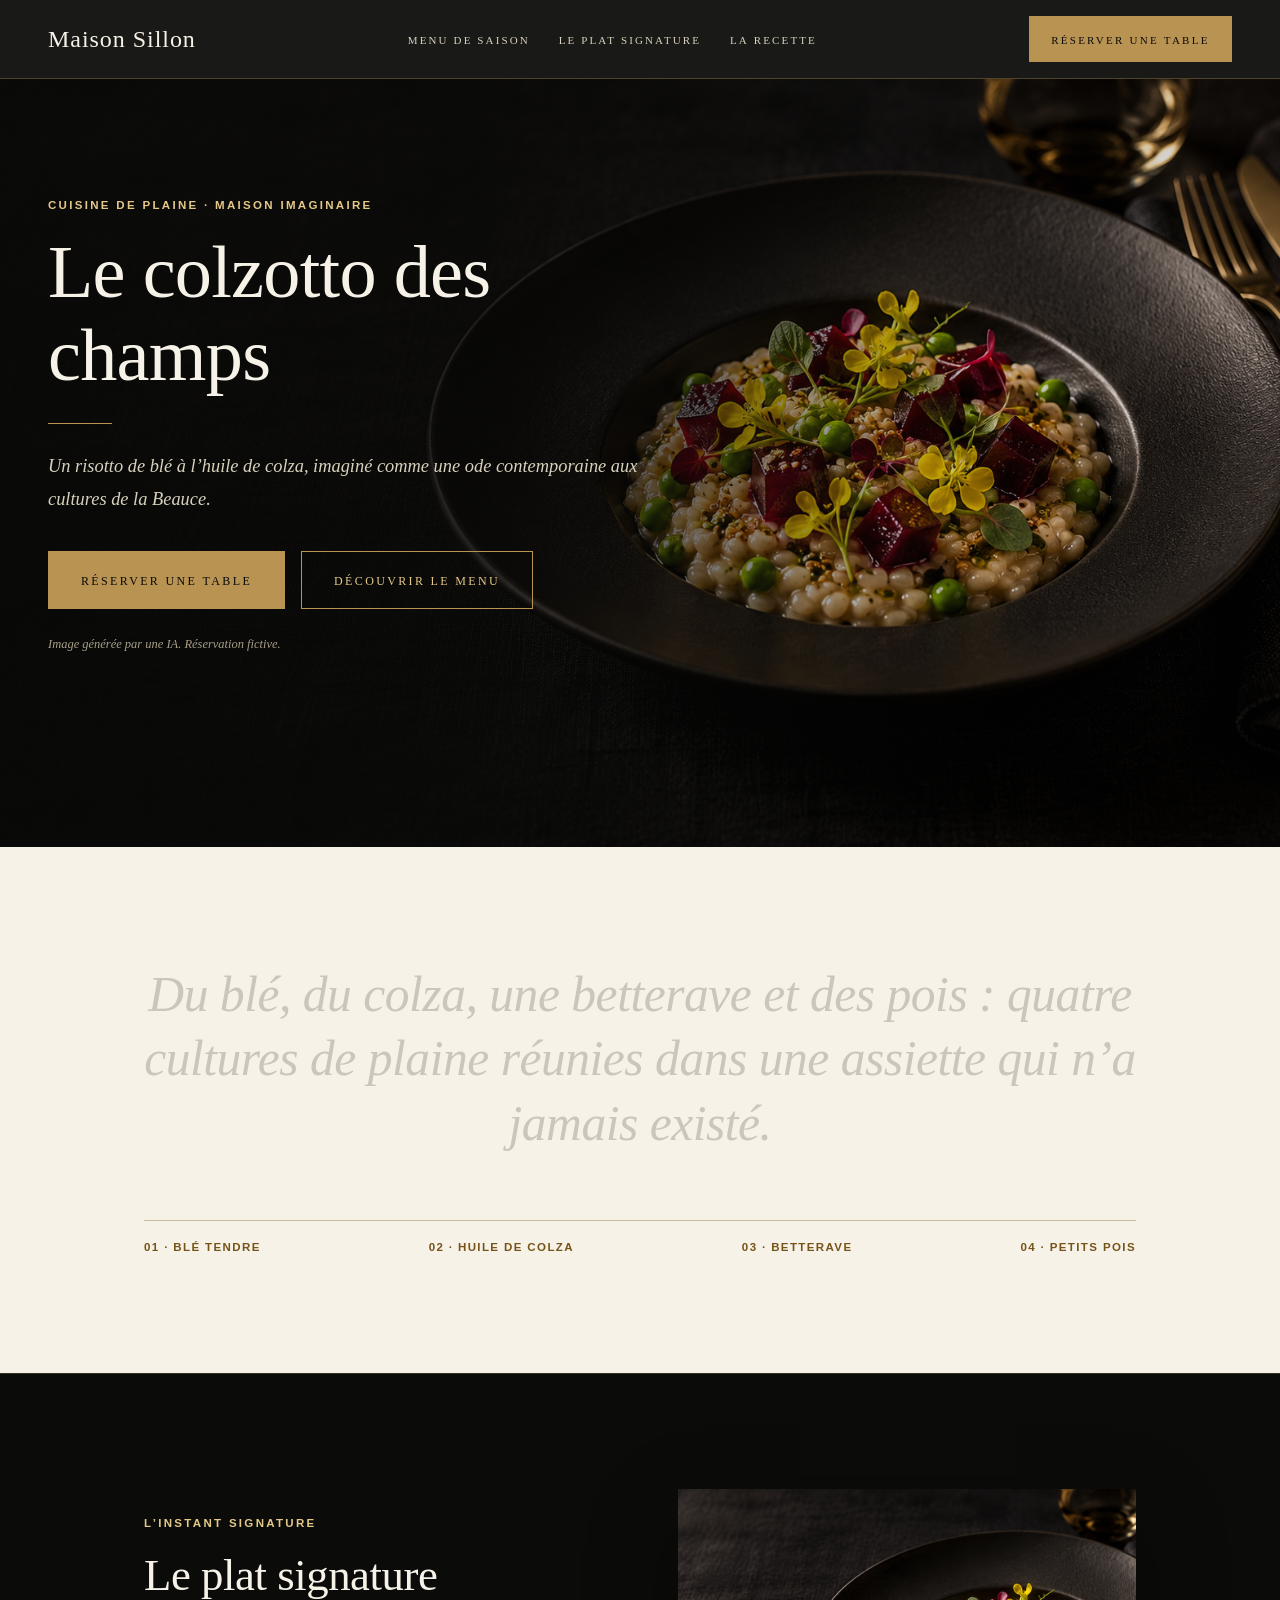
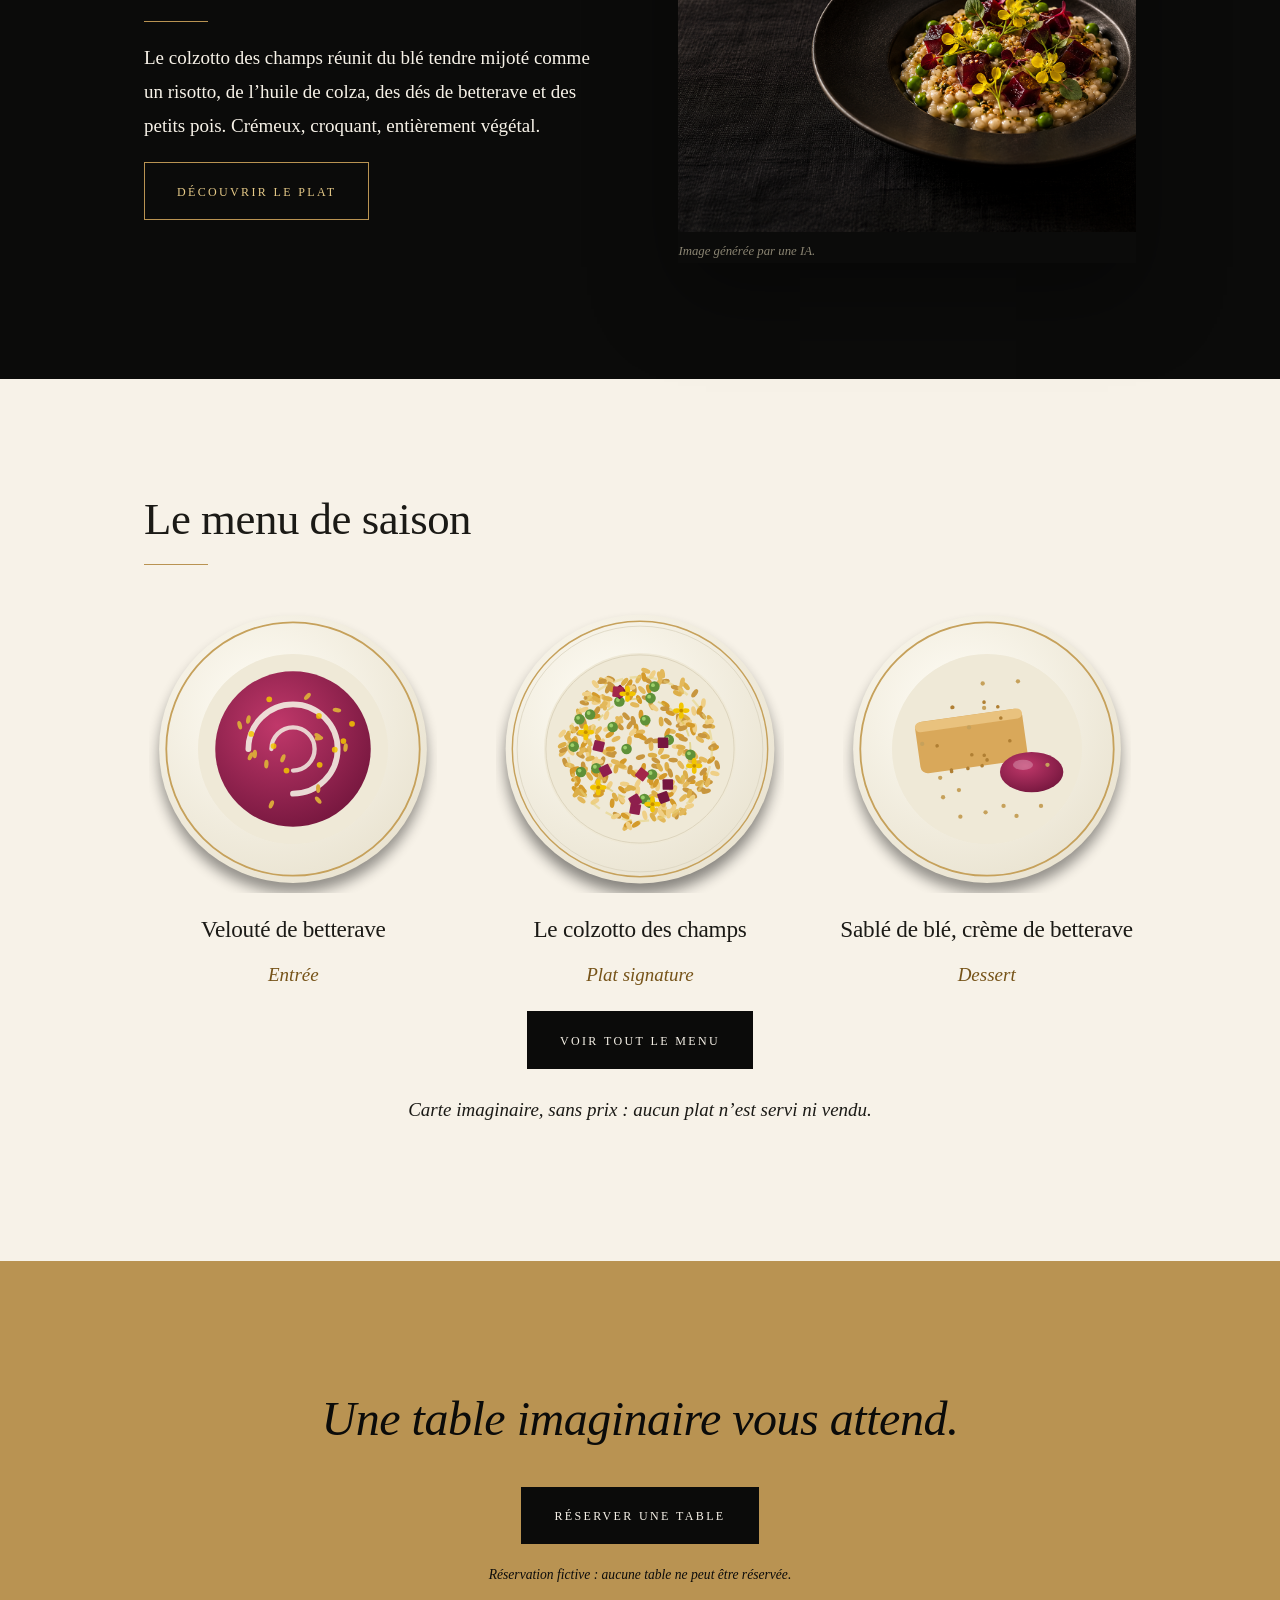
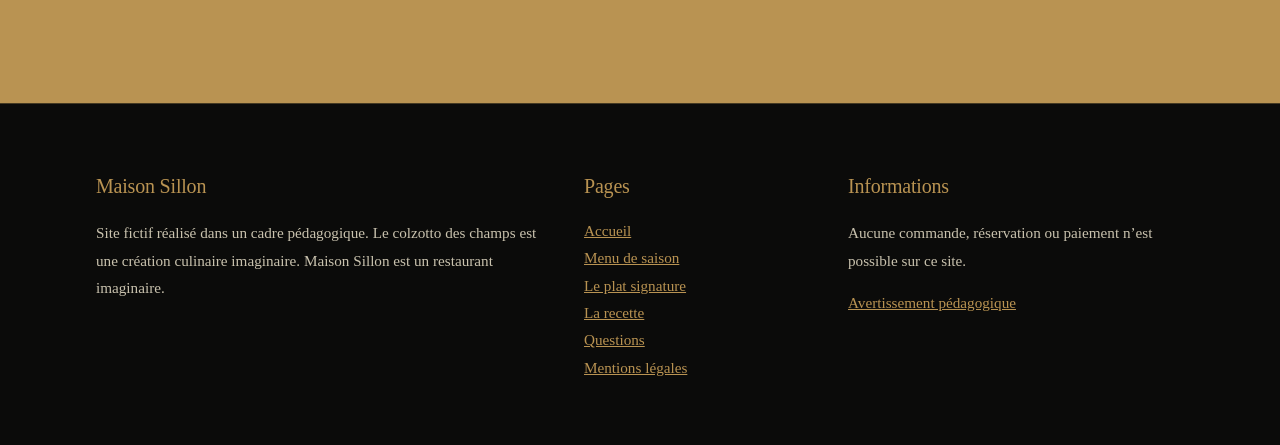
<file: index.html>
<!doctype html>
<html lang="fr">
<head>
<meta charset="utf-8">
<meta name="viewport" content="width=device-width, initial-scale=1">
<title>Le colzotto des champs, plat signature d’un restaurant imaginaire</title>
<meta name="description" content="Maison Sillon est un restaurant imaginaire dont la carte tourne autour du colzotto des champs, un risotto de blé à l’huile de colza inspiré de la Beauce.">
<link rel="canonical" href="https://VOTRE-COMPTE.github.io/colzotto/">
<link rel="icon" href="assiette.svg" type="image/svg+xml">
<link rel="stylesheet" href="style.css">
<script src="script.js" defer></script>
</head>
<body>
<div id="progress" aria-hidden="true"></div>
<header class="top"><a class="logo" href="index.html">Maison Sillon</a><a class="reserve" href="#reservation">Réserver une table</a><nav aria-label="Navigation principale"><a href="la-carte.html">Menu de saison</a><a href="le-plat.html">Le plat signature</a><a href="recette.html">La recette</a></nav></header>
<section class="banner hero"><div class="hero-grid"><div class="banner-in"><p class="eyebrow">Cuisine de plaine · Maison imaginaire</p><h1>Le colzotto des champs</h1><span class="rule"></span><p class="lead">Un risotto de blé à l’huile de colza, imaginé comme une ode contemporaine aux cultures de la Beauce.</p><p class="actions"><a class="btn" href="#reservation">Réserver une table</a><a class="btn ghost" href="la-carte.html">Découvrir le menu</a></p><p class="credit">Image générée par une IA. Réservation fictive.</p></div><div class="hero-plate" aria-hidden="true"></div></div></section>
<main class="full">


<section class="s-ivoire"><div class="wrap"><p class="statement">Du blé, du colza, une betterave et des pois : quatre cultures de plaine réunies dans une assiette qui n’a jamais existé.</p><div class="ingredient-rail" aria-label="Les ingrédients du colzotto"><span>01 · Blé tendre</span><span>02 · Huile de colza</span><span>03 · Betterave</span><span>04 · Petits pois</span></div></div></section>
<section class="s-noir signature-section"><div class="wrap split"><div class="reveal"><p class="eyebrow">L’instant signature</p><h2>Le plat signature</h2><span class="rule"></span><p>Le colzotto des champs réunit du blé tendre mijoté comme un risotto, de l’huile de colza, des dés de betterave et des petits pois. Crémeux, croquant, entièrement végétal.</p><p><a class="btn ghost" href="le-plat.html">Découvrir le plat</a></p></div><figure class="reveal signature-photo"><img src="hero-colzotto-v2.png" width="1680" height="943" alt="Photographie d’un colzotto servi dans une assiette noire, avec blé crémeux, petits pois, betterave et fleurs de colza" loading="lazy"><figcaption>Image générée par une IA.</figcaption></figure></div></section>
<section class="s-ivoire"><div class="wrap"><h2 class="reveal">Le menu de saison</h2><span class="rule"></span>
<div class="trio dishes-mini">
<a class="reveal" style="--d:0s" href="la-carte.html"><img src="dish-veloute.svg" width="400" height="400" alt="Velouté de betterave vu de dessus, avec un filet de crème et des gouttes d’huile de colza" loading="lazy"><h3>Velouté de betterave</h3><p>Entrée</p></a>
<a class="reveal" style="--d:.12s" href="le-plat.html"><img src="assiette.svg" width="600" height="600" alt="Vue de dessus d’une assiette de colzotto : blé doré, petits pois, dés de betterave et fleurs de colza" loading="lazy"><h3>Le colzotto des champs</h3><p>Plat signature</p></a>
<a class="reveal" style="--d:.24s" href="la-carte.html"><img src="dish-sable.svg" width="400" height="400" alt="Sablé de blé avec une quenelle de crème de betterave et des paillettes dorées" loading="lazy"><h3>Sablé de blé, crème de betterave</h3><p>Dessert</p></a>
</div><p class="reveal center"><a class="btn dark" href="la-carte.html">Voir tout le menu</a></p><p class="reveal center note-menu">Carte imaginaire, sans prix : aucun plat n’est servi ni vendu.</p></div></section>
<section class="s-or"><div class="wrap center"><p class="band-text reveal">Une table imaginaire vous attend.</p><p class="reveal"><a class="btn dark" href="#reservation">Réserver une table</a></p><p class="reveal small">Réservation fictive : aucune table ne peut être réservée.</p></div></section>
</main>
<div id="reservation" class="modal" role="dialog" aria-modal="true" aria-labelledby="rt"><div class="modal-box"><h2 id="rt">Réservation fictive</h2><p>Maison Sillon est un restaurant imaginaire. Aucune table ne peut être réservée et aucune donnée n’est collectée sur ce site.</p><p>Ce bouton illustre seulement la mise en page d’un site de restaurant.</p><a class="btn" href="#fermer">Fermer</a></div></div>
<footer><div class="foot-grid"><div><p class="foot-title">Maison Sillon</p><p>Site fictif réalisé dans un cadre pédagogique. Le colzotto des champs est une création culinaire imaginaire. Maison Sillon est un restaurant imaginaire.</p></div><div><p class="foot-title">Pages</p><ul><li><a href="index.html">Accueil</a></li><li><a href="la-carte.html">Menu de saison</a></li><li><a href="le-plat.html">Le plat signature</a></li><li><a href="recette.html">La recette</a></li><li><a href="questions-frequentes.html">Questions</a></li><li><a href="mentions-legales.html">Mentions légales</a></li></ul></div><div><p class="foot-title">Informations</p><p>Aucune commande, réservation ou paiement n’est possible sur ce site.</p><p><a href="mentions-legales.html">Avertissement pédagogique</a></p></div></div></footer>
</body>
</html>
</file>
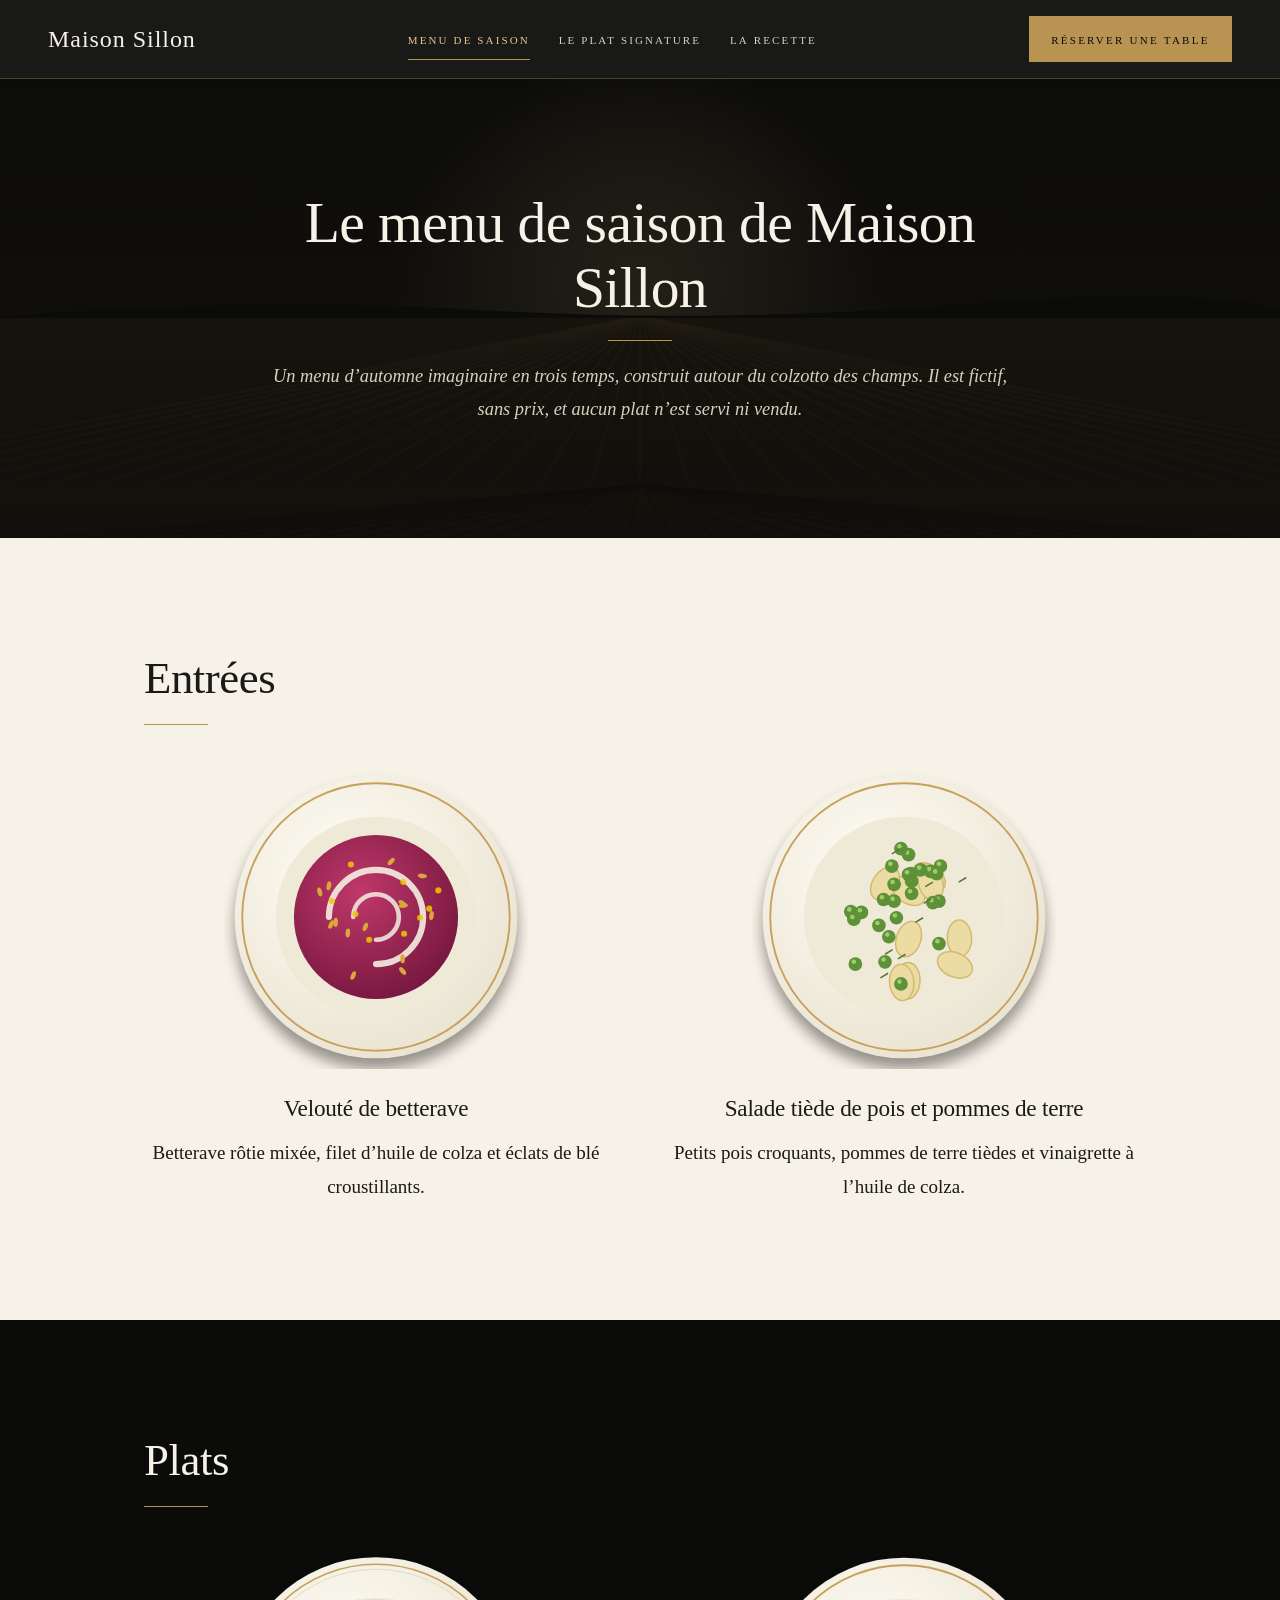
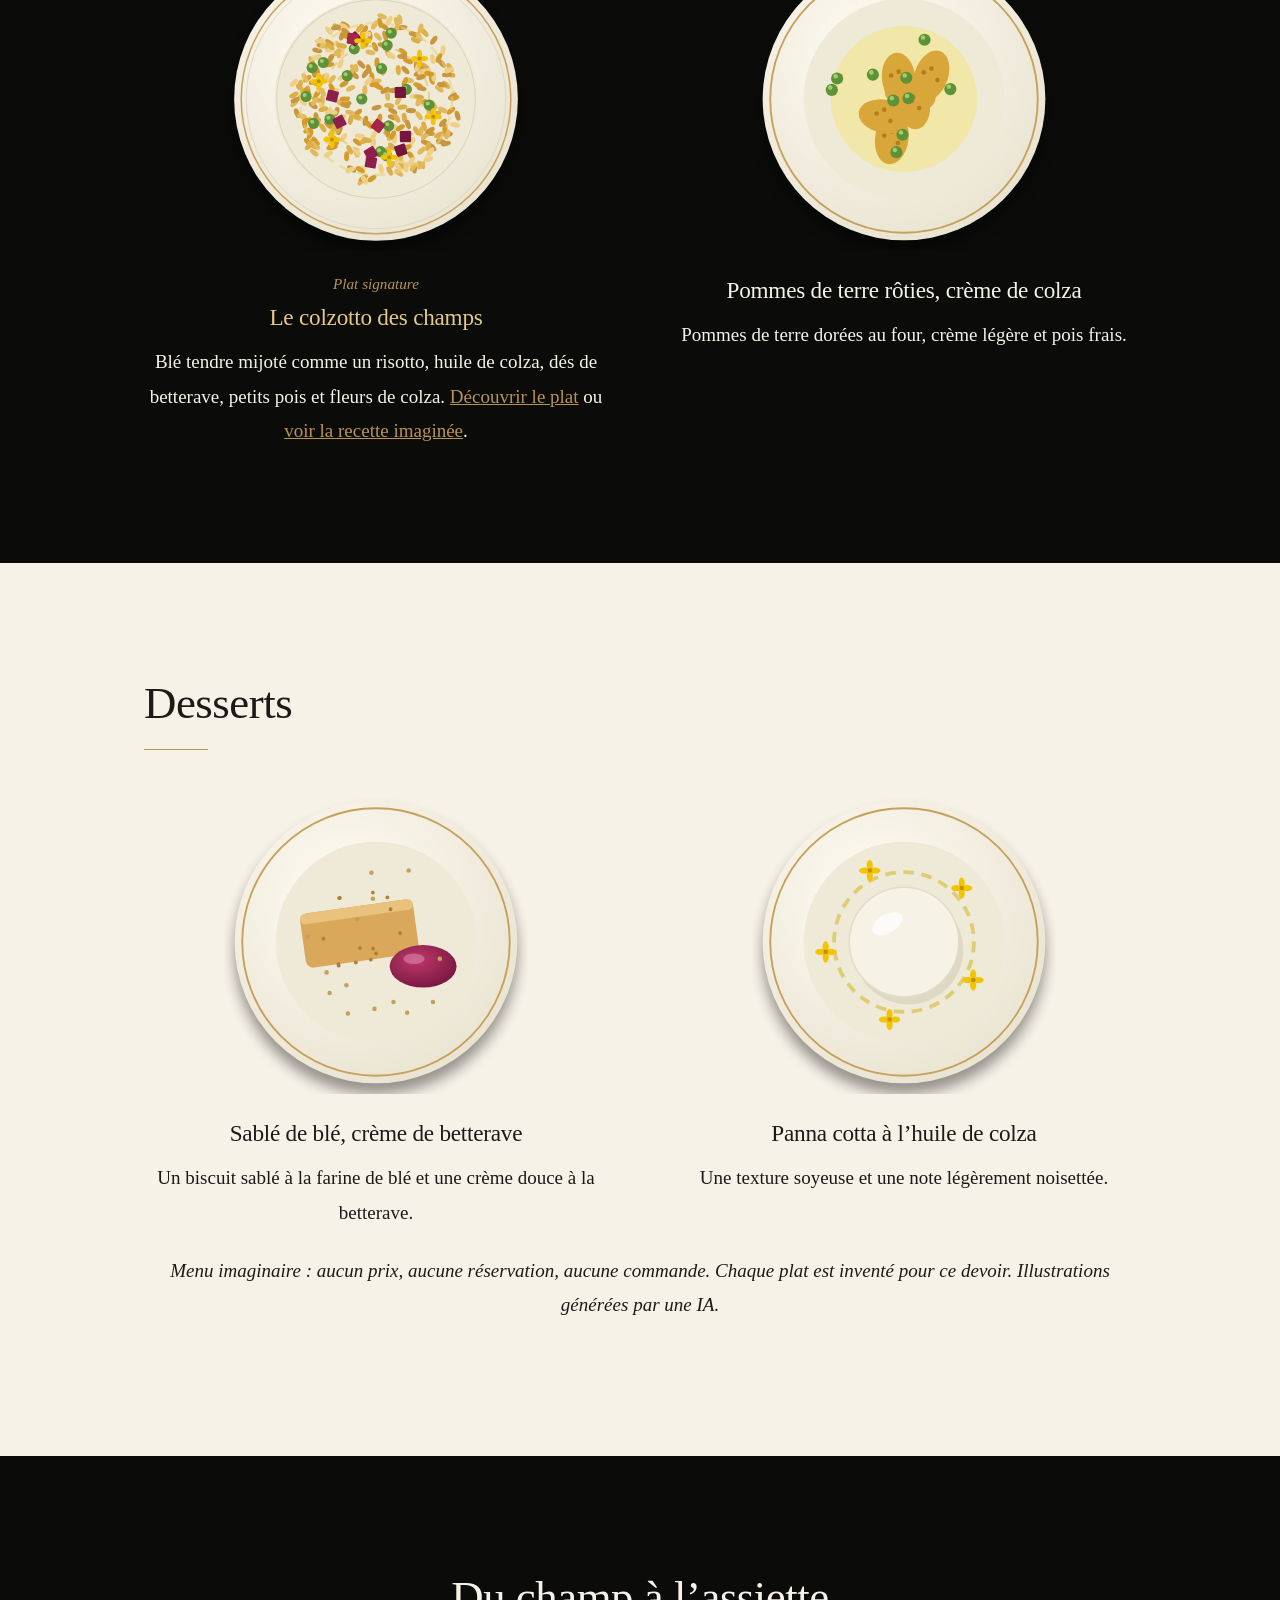
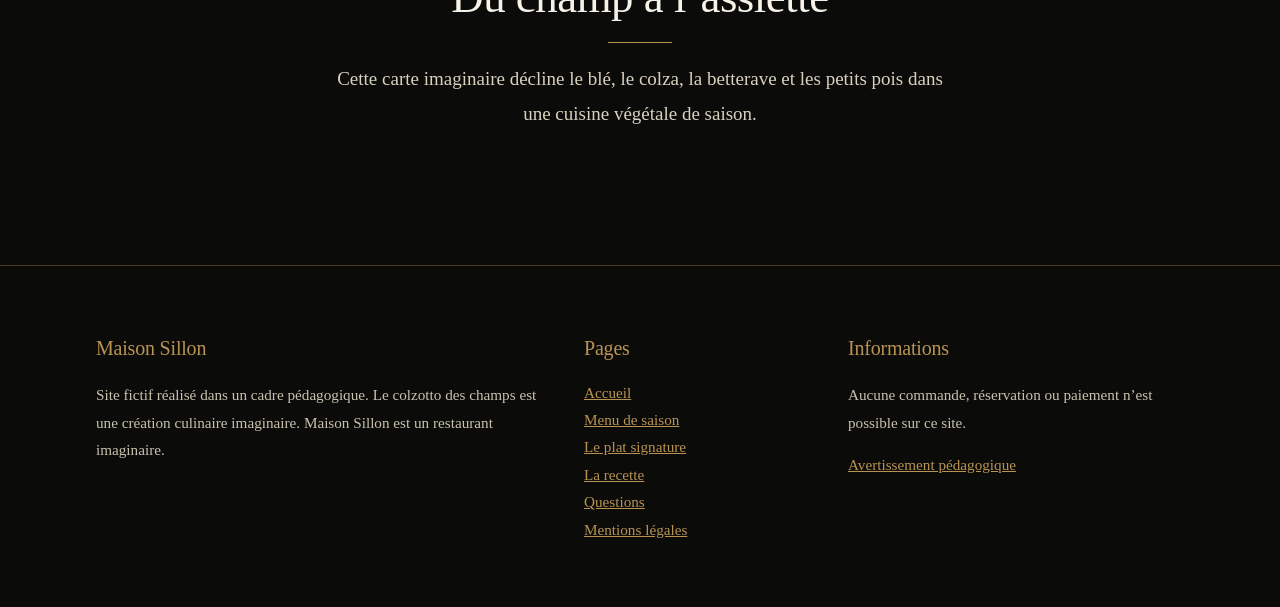
<file: la-carte.html>
<!doctype html>
<html lang="fr">
<head>
<meta charset="utf-8">
<meta name="viewport" content="width=device-width, initial-scale=1">
<title>Menu de saison imaginaire : le colzotto des champs</title>
<meta name="description" content="Menu de saison fictif de Maison Sillon, restaurant imaginaire : entrées, plat signature le colzotto des champs et desserts autour des cultures de la Beauce.">
<link rel="canonical" href="https://VOTRE-COMPTE.github.io/colzotto/la-carte.html">
<link rel="icon" href="assiette.svg" type="image/svg+xml">
<link rel="stylesheet" href="style.css">
<script src="script.js" defer></script>
</head>
<body>
<div id="progress" aria-hidden="true"></div>
<header class="top"><a class="logo" href="index.html">Maison Sillon</a><a class="reserve" href="#reservation">Réserver une table</a><nav aria-label="Navigation principale"><a href="la-carte.html" aria-current="page">Menu de saison</a><a href="le-plat.html">Le plat signature</a><a href="recette.html">La recette</a></nav></header>
<section class="banner"><div class="banner-in"><h1>Le menu de saison de Maison Sillon</h1><span class="rule"></span><p class="lead">Un menu d’automne imaginaire en trois temps, construit autour du colzotto des champs. Il est fictif, sans prix, et aucun plat n’est servi ni vendu.</p></div></section>
<main class="full">


<section class="s-ivoire"><div class="wrap"><h2 class="reveal">Entrées</h2><span class="rule"></span><div class="dish-grid"><article class="dish reveal"><img src="dish-veloute.svg" width="400" height="400" alt="Velouté de betterave vu de dessus, avec un filet de crème et des gouttes d’huile de colza" loading="lazy"><div><h3>Velouté de betterave</h3><p>Betterave rôtie mixée, filet d’huile de colza et éclats de blé croustillants.</p></div></article><article class="dish reveal"><img src="dish-salade.svg" width="400" height="400" alt="Salade tiède de petits pois et de rondelles de pommes de terre" loading="lazy"><div><h3>Salade tiède de pois et pommes de terre</h3><p>Petits pois croquants, pommes de terre tièdes et vinaigrette à l’huile de colza.</p></div></article></div></div></section>
<section class="s-noir"><div class="wrap"><h2 class="reveal">Plats</h2><span class="rule"></span><div class="dish-grid"><article class="dish reveal sig"><img src="assiette.svg" width="400" height="400" alt="Vue de dessus d’une assiette de colzotto : blé doré, petits pois, dés de betterave et fleurs de colza" loading="lazy"><div><p class="tag">Plat signature</p><h3>Le colzotto des champs</h3><p>Blé tendre mijoté comme un risotto, huile de colza, dés de betterave, petits pois et fleurs de colza. <a href="le-plat.html">Découvrir le plat</a> ou <a href="recette.html">voir la recette imaginée</a>.</p></div></article><article class="dish reveal"><img src="dish-pommes.svg" width="400" height="400" alt="Pommes de terre rôties dorées sur une crème de colza, avec des petits pois" loading="lazy"><div><h3>Pommes de terre rôties, crème de colza</h3><p>Pommes de terre dorées au four, crème légère et pois frais.</p></div></article></div></div></section>
<section class="s-ivoire"><div class="wrap"><h2 class="reveal">Desserts</h2><span class="rule"></span><div class="dish-grid"><article class="dish reveal"><img src="dish-sable.svg" width="400" height="400" alt="Sablé de blé avec une quenelle de crème de betterave et des paillettes dorées" loading="lazy"><div><h3>Sablé de blé, crème de betterave</h3><p>Un biscuit sablé à la farine de blé et une crème douce à la betterave.</p></div></article><article class="dish reveal"><img src="dish-panna.svg" width="400" height="400" alt="Panna cotta blanche entourée d’un filet d’huile de colza et de fleurs jaunes" loading="lazy"><div><h3>Panna cotta à l’huile de colza</h3><p>Une texture soyeuse et une note légèrement noisettée.</p></div></article></div>
<p class="reveal center note-menu">Menu imaginaire : aucun prix, aucune réservation, aucune commande. Chaque plat est inventé pour ce devoir. Illustrations générées par une IA.</p></div></section>
<section class="s-noir"><div class="wrap center"><h2 class="reveal">Du champ à l’assiette</h2><span class="rule"></span><p class="reveal">Cette carte imaginaire décline le blé, le colza, la betterave et les petits pois dans une cuisine végétale de saison.</p></div></section>
</main>
<div id="reservation" class="modal" role="dialog" aria-modal="true" aria-labelledby="rt"><div class="modal-box"><h2 id="rt">Réservation fictive</h2><p>Maison Sillon est un restaurant imaginaire. Aucune table ne peut être réservée et aucune donnée n’est collectée sur ce site.</p><p>Ce bouton illustre seulement la mise en page d’un site de restaurant.</p><a class="btn" href="#fermer">Fermer</a></div></div>
<footer><div class="foot-grid"><div><p class="foot-title">Maison Sillon</p><p>Site fictif réalisé dans un cadre pédagogique. Le colzotto des champs est une création culinaire imaginaire. Maison Sillon est un restaurant imaginaire.</p></div><div><p class="foot-title">Pages</p><ul><li><a href="index.html">Accueil</a></li><li><a href="la-carte.html">Menu de saison</a></li><li><a href="le-plat.html">Le plat signature</a></li><li><a href="recette.html">La recette</a></li><li><a href="questions-frequentes.html">Questions</a></li><li><a href="mentions-legales.html">Mentions légales</a></li></ul></div><div><p class="foot-title">Informations</p><p>Aucune commande, réservation ou paiement n’est possible sur ce site.</p><p><a href="mentions-legales.html">Avertissement pédagogique</a></p></div></div></footer>
</body>
</html>
</file>
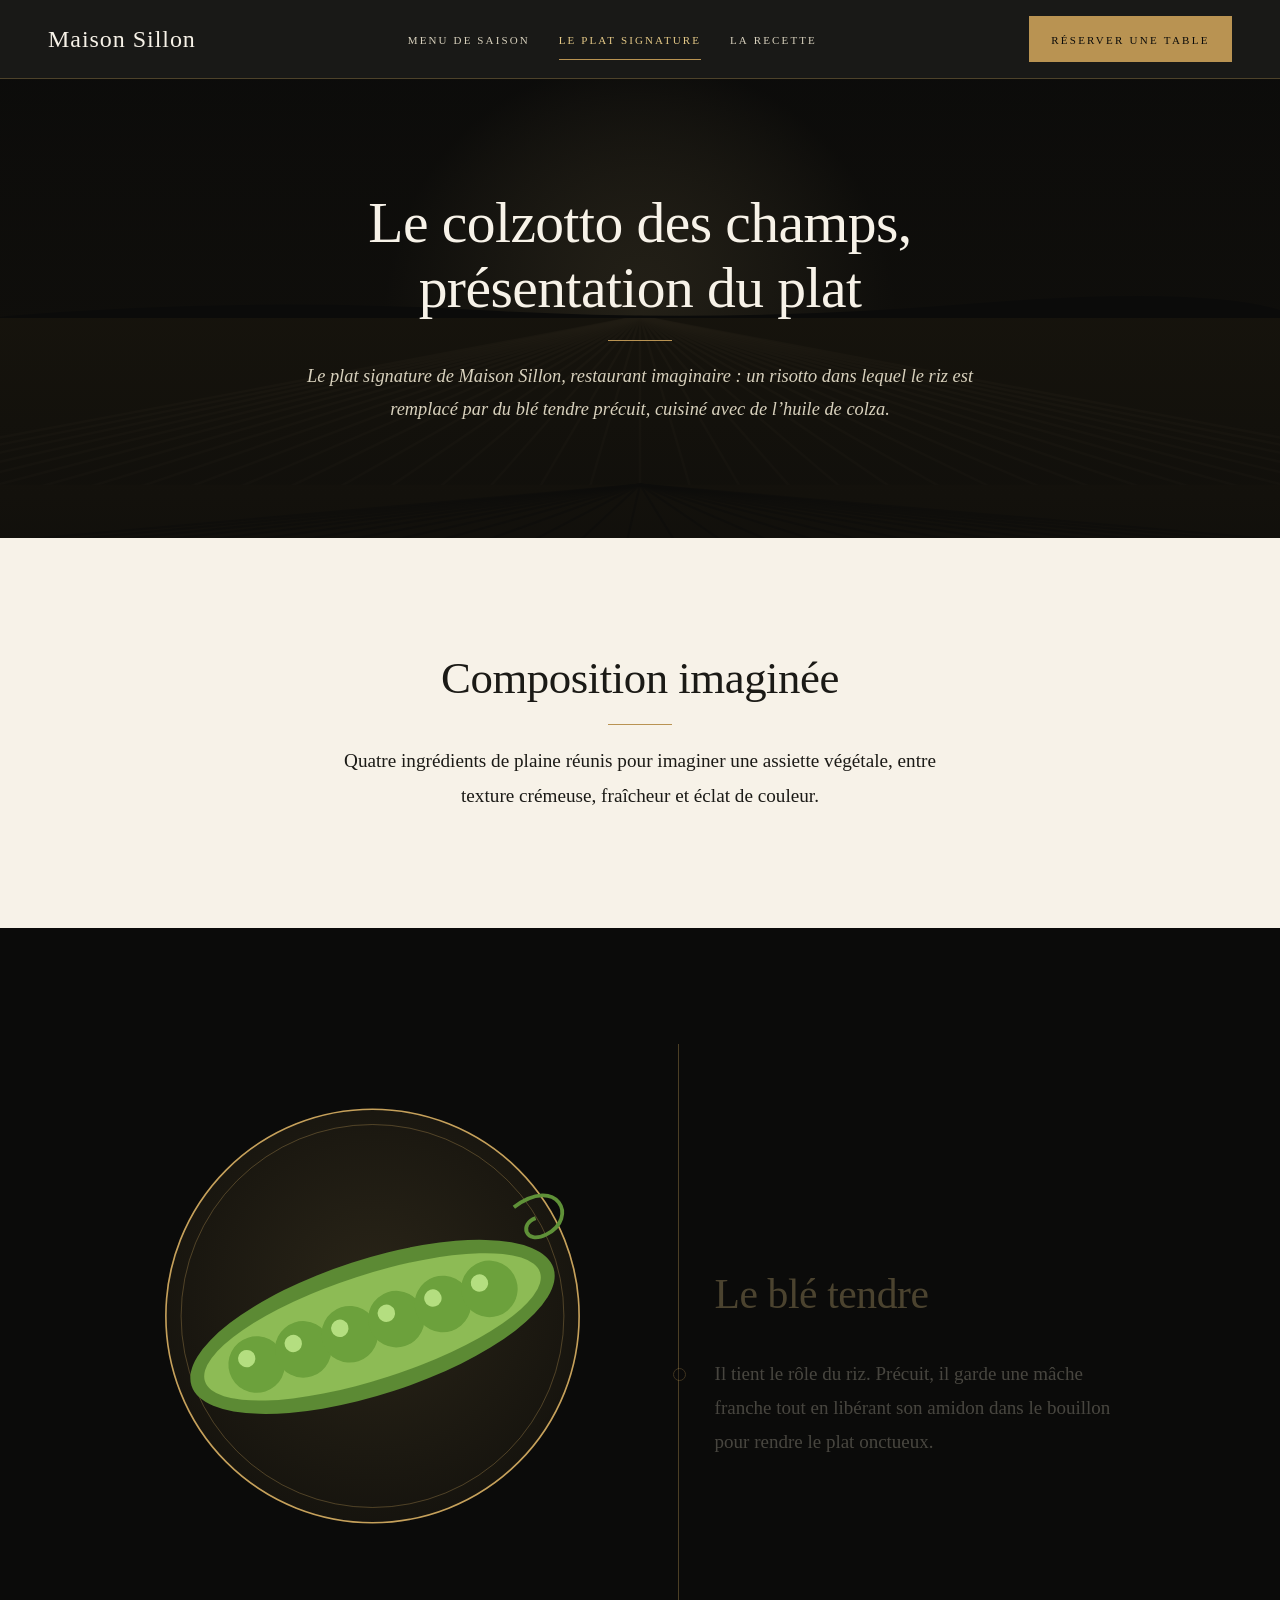
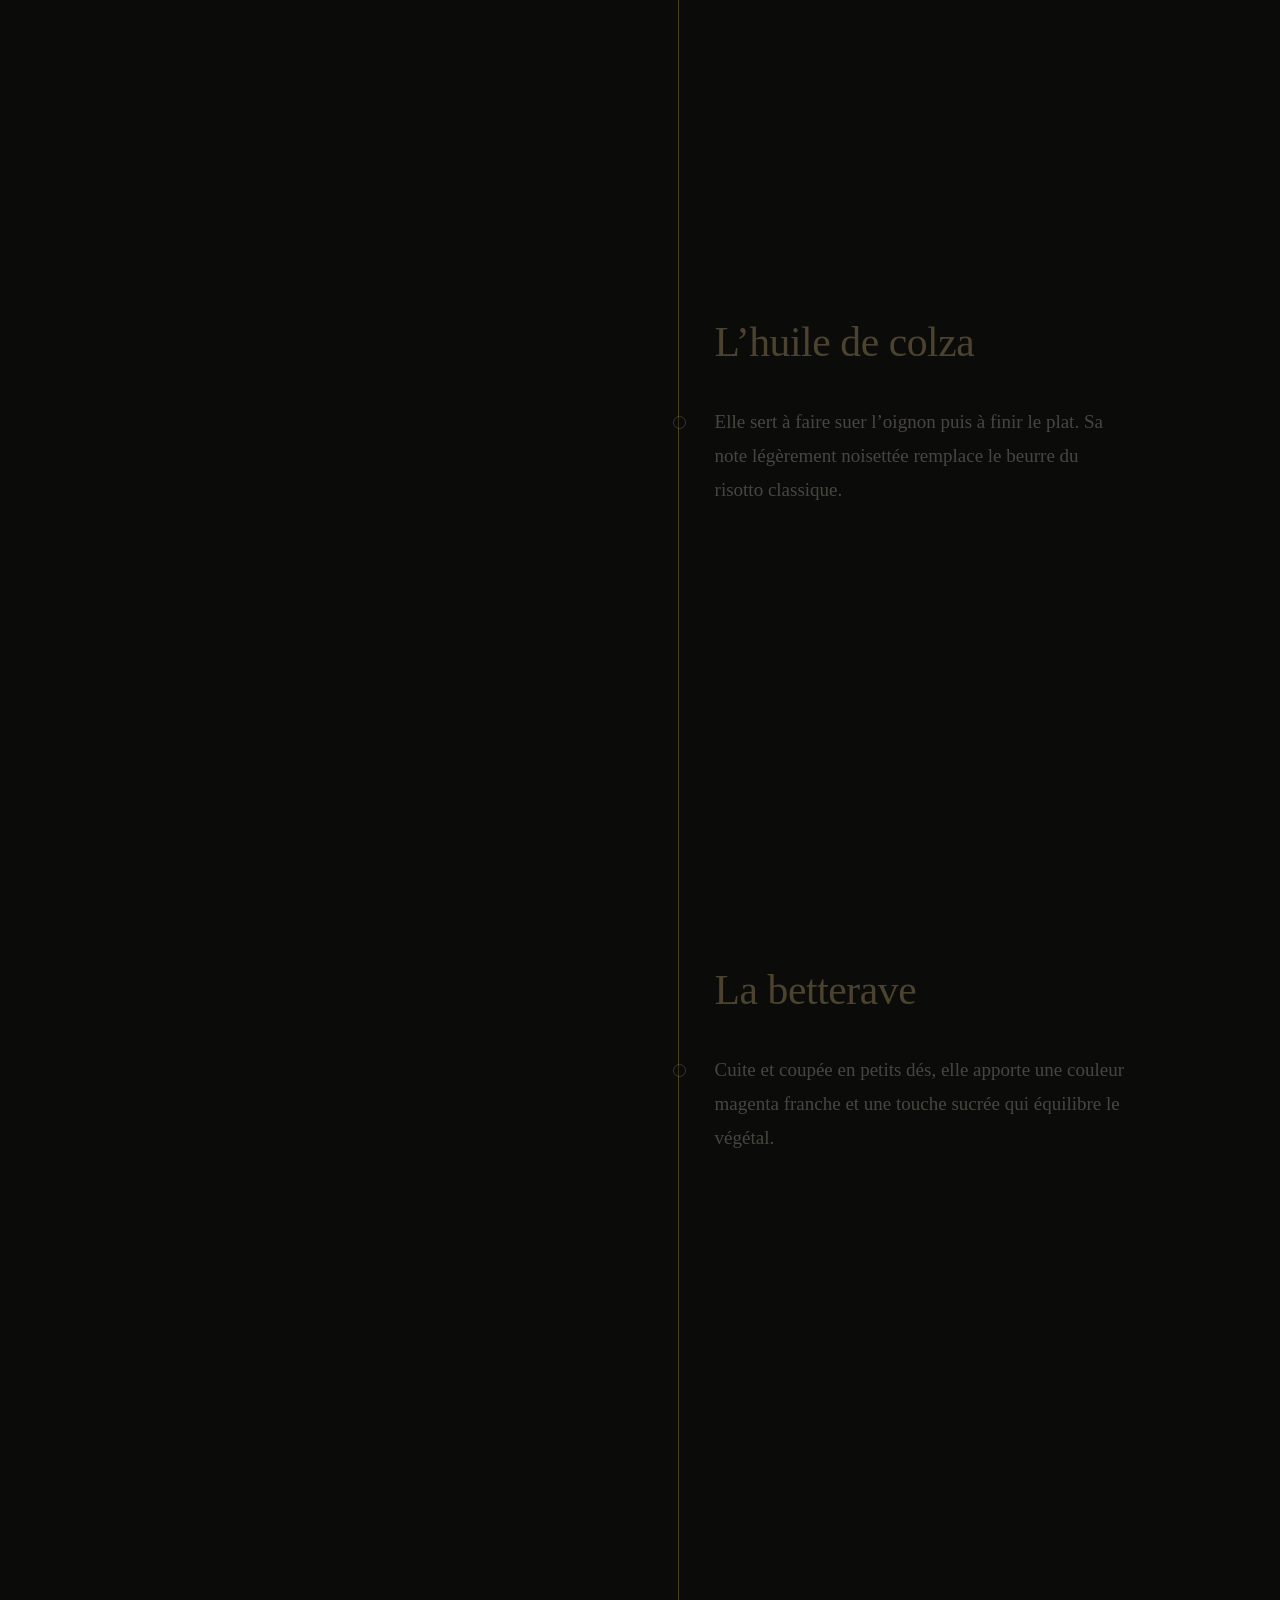
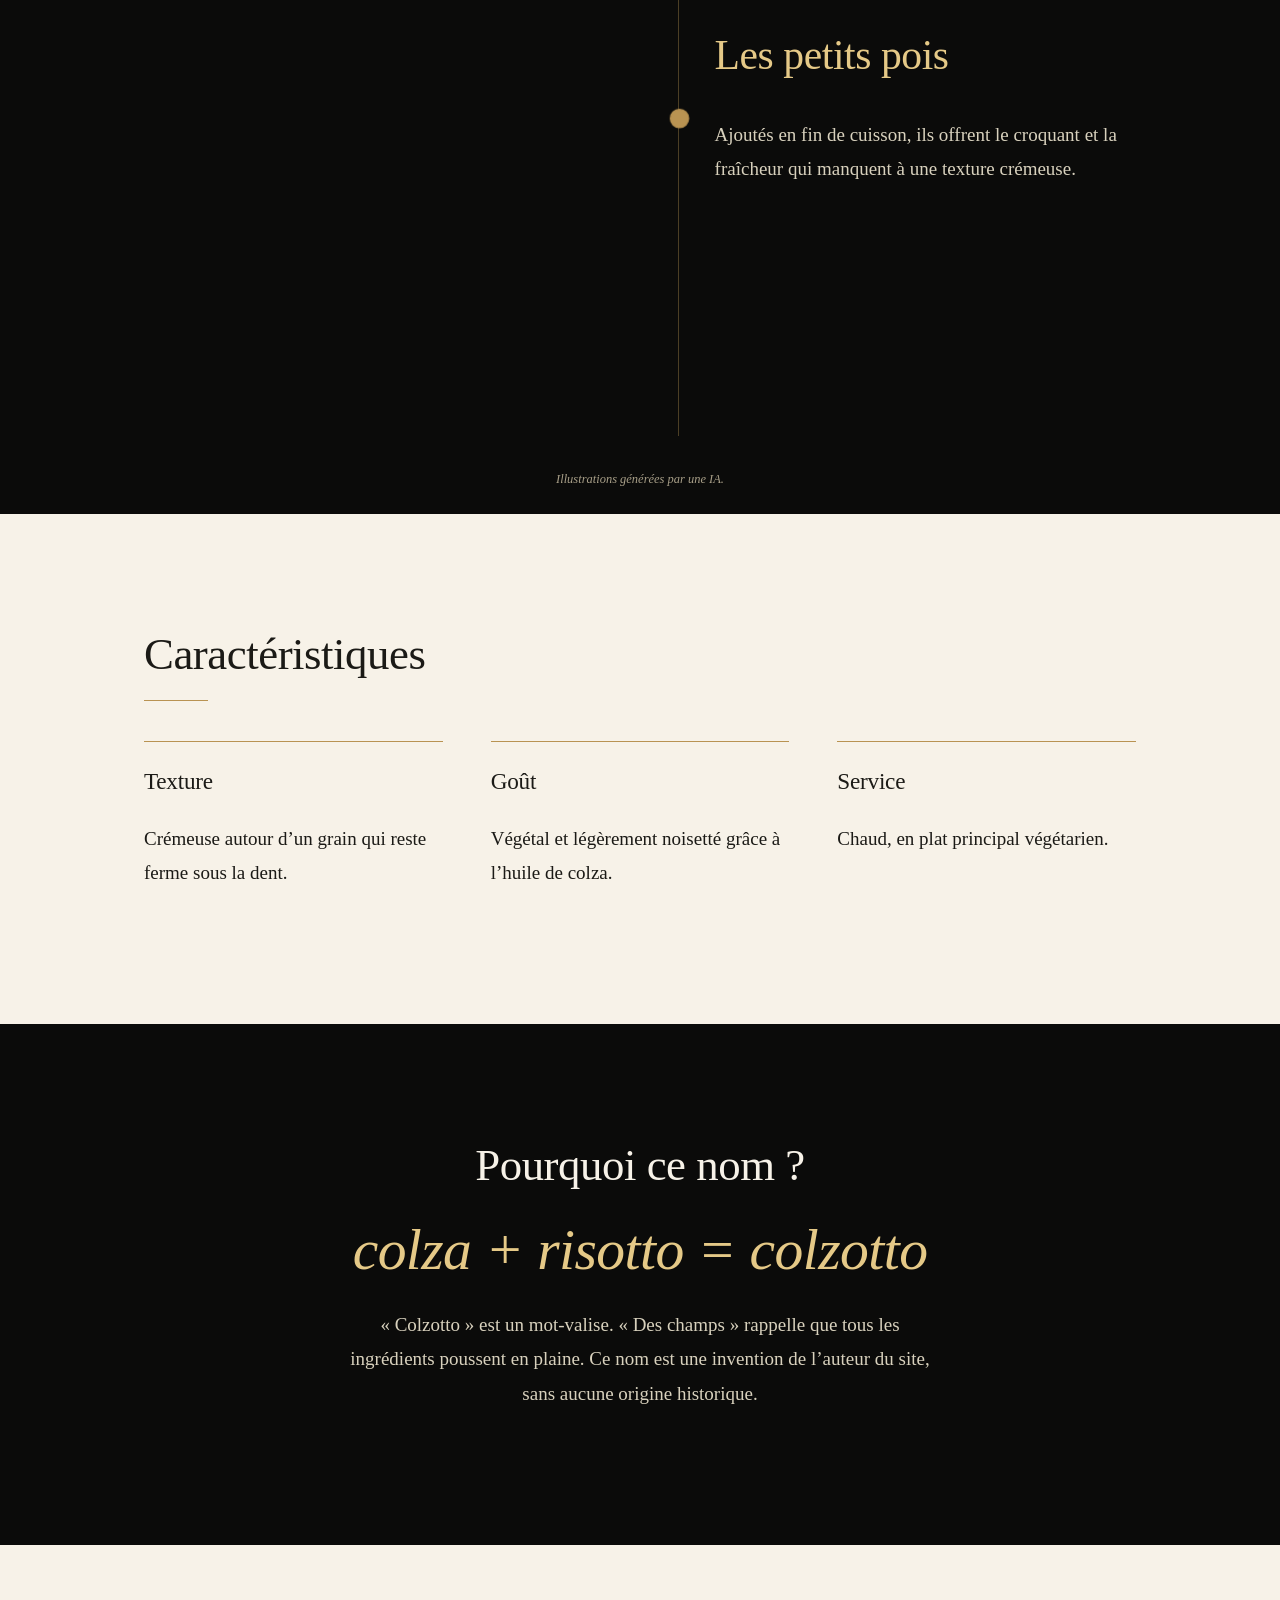
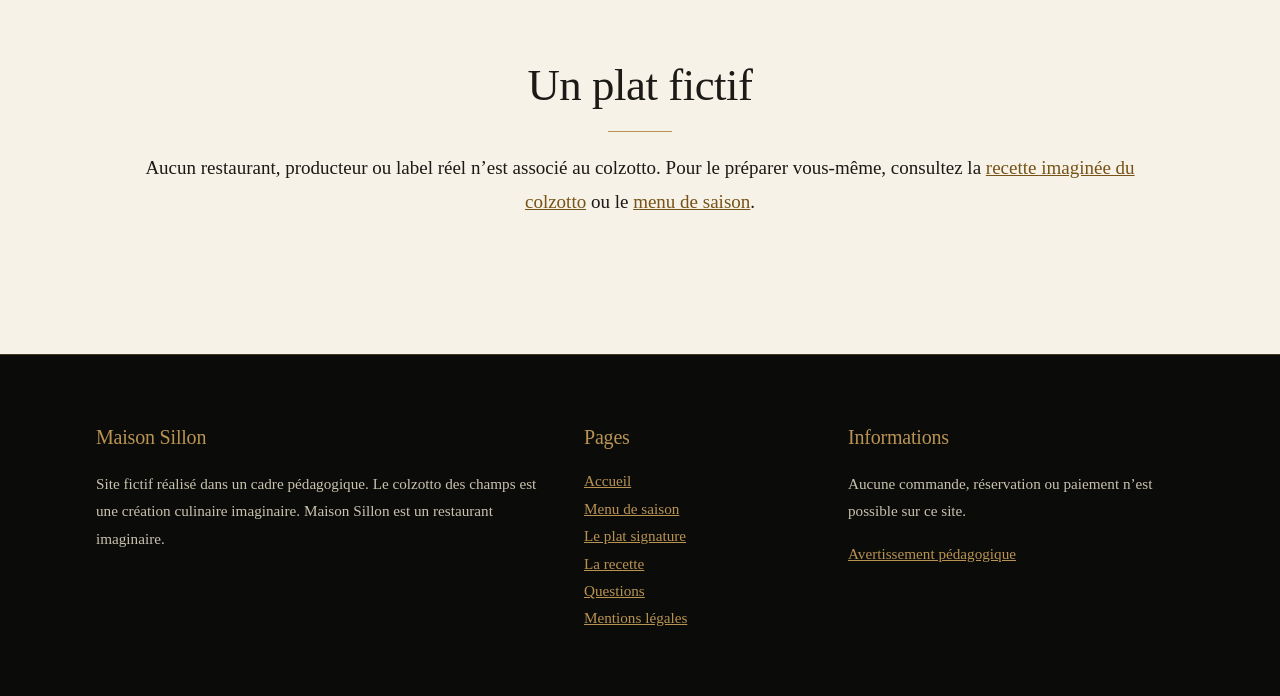
<file: le-plat.html>
<!doctype html>
<html lang="fr">
<head>
<meta charset="utf-8">
<meta name="viewport" content="width=device-width, initial-scale=1">
<title>Le colzotto des champs : présentation du plat fictif</title>
<meta name="description" content="Composition imaginée, texture et origine du nom du colzotto des champs, plat signature fictif d’un restaurant imaginaire inspiré de la Beauce.">
<link rel="canonical" href="https://VOTRE-COMPTE.github.io/colzotto/le-plat.html">
<link rel="icon" href="assiette.svg" type="image/svg+xml">
<link rel="stylesheet" href="style.css">
<script src="script.js" defer></script>
</head>
<body>
<div id="progress" aria-hidden="true"></div>
<header class="top"><a class="logo" href="index.html">Maison Sillon</a><a class="reserve" href="#reservation">Réserver une table</a><nav aria-label="Navigation principale"><a href="la-carte.html">Menu de saison</a><a href="le-plat.html" aria-current="page">Le plat signature</a><a href="recette.html">La recette</a></nav></header>
<section class="banner"><div class="banner-in"><h1>Le colzotto des champs, présentation du plat</h1><span class="rule"></span><p class="lead">Le plat signature de Maison Sillon, restaurant imaginaire : un risotto dans lequel le riz est remplacé par du blé tendre précuit, cuisiné avec de l’huile de colza.</p></div></section>
<main class="full">


<section class="s-ivoire"><div class="wrap center"><h2 class="reveal">Composition imaginée</h2><span class="rule"></span><p class="reveal intro">Quatre ingrédients de plaine réunis pour imaginer une assiette végétale, entre texture crémeuse, fraîcheur et éclat de couleur.</p></div></section>
<section class="s-noir story-sec"><div class="wrap story"><div class="stage"><img src="ble.svg" width="400" height="500" alt="Illustration d’un épi de blé doré" loading="lazy"><img src="colza.svg" width="400" height="500" alt="Illustration d’une tige de colza en fleurs" loading="lazy"><img src="betterave.svg" width="400" height="500" alt="Illustration d’une betterave rouge avec ses feuilles" loading="lazy"><img src="pois.svg" width="400" height="500" alt="Illustration d’une cosse ouverte de petits pois" loading="lazy"></div><div class="steps"><article class="step" data-i="0"><h3>Le blé tendre</h3><p>Il tient le rôle du riz. Précuit, il garde une mâche franche tout en libérant son amidon dans le bouillon pour rendre le plat onctueux.</p></article><article class="step" data-i="1"><h3>L’huile de colza</h3><p>Elle sert à faire suer l’oignon puis à finir le plat. Sa note légèrement noisettée remplace le beurre du risotto classique.</p></article><article class="step" data-i="2"><h3>La betterave</h3><p>Cuite et coupée en petits dés, elle apporte une couleur magenta franche et une touche sucrée qui équilibre le végétal.</p></article><article class="step" data-i="3"><h3>Les petits pois</h3><p>Ajoutés en fin de cuisson, ils offrent le croquant et la fraîcheur qui manquent à une texture crémeuse.</p></article></div></div><p class="credit story-credit">Illustrations générées par une IA.</p></section>
<section class="s-ivoire"><div class="wrap"><h2 class="reveal">Caractéristiques</h2><span class="rule"></span><div class="trio">
<div class="reveal" style="--d:0s"><h3>Texture</h3><p>Crémeuse autour d’un grain qui reste ferme sous la dent.</p></div>
<div class="reveal" style="--d:.12s"><h3>Goût</h3><p>Végétal et légèrement noisetté grâce à l’huile de colza.</p></div>
<div class="reveal" style="--d:.24s"><h3>Service</h3><p>Chaud, en plat principal végétarien.</p></div>
</div></div></section>
<section class="s-noir"><div class="wrap center"><h2 class="reveal">Pourquoi ce nom ?</h2><p class="equation reveal" style="--d:.1s">colza + risotto = colzotto</p><p class="reveal" style="--d:.2s">« Colzotto » est un mot-valise. « Des champs » rappelle que tous les ingrédients poussent en plaine. Ce nom est une invention de l’auteur du site, sans aucune origine historique.</p></div></section>
<section class="s-ivoire"><div class="wrap center"><h2 class="reveal">Un plat fictif</h2><span class="rule"></span><p class="reveal">Aucun restaurant, producteur ou label réel n’est associé au colzotto. Pour le préparer vous-même, consultez la <a href="recette.html">recette imaginée du colzotto</a> ou le <a href="la-carte.html">menu de saison</a>.</p></div></section>
</main>
<div id="reservation" class="modal" role="dialog" aria-modal="true" aria-labelledby="rt"><div class="modal-box"><h2 id="rt">Réservation fictive</h2><p>Maison Sillon est un restaurant imaginaire. Aucune table ne peut être réservée et aucune donnée n’est collectée sur ce site.</p><p>Ce bouton illustre seulement la mise en page d’un site de restaurant.</p><a class="btn" href="#fermer">Fermer</a></div></div>
<footer><div class="foot-grid"><div><p class="foot-title">Maison Sillon</p><p>Site fictif réalisé dans un cadre pédagogique. Le colzotto des champs est une création culinaire imaginaire. Maison Sillon est un restaurant imaginaire.</p></div><div><p class="foot-title">Pages</p><ul><li><a href="index.html">Accueil</a></li><li><a href="la-carte.html">Menu de saison</a></li><li><a href="le-plat.html">Le plat signature</a></li><li><a href="recette.html">La recette</a></li><li><a href="questions-frequentes.html">Questions</a></li><li><a href="mentions-legales.html">Mentions légales</a></li></ul></div><div><p class="foot-title">Informations</p><p>Aucune commande, réservation ou paiement n’est possible sur ce site.</p><p><a href="mentions-legales.html">Avertissement pédagogique</a></p></div></div></footer>
</body>
</html>
</file>
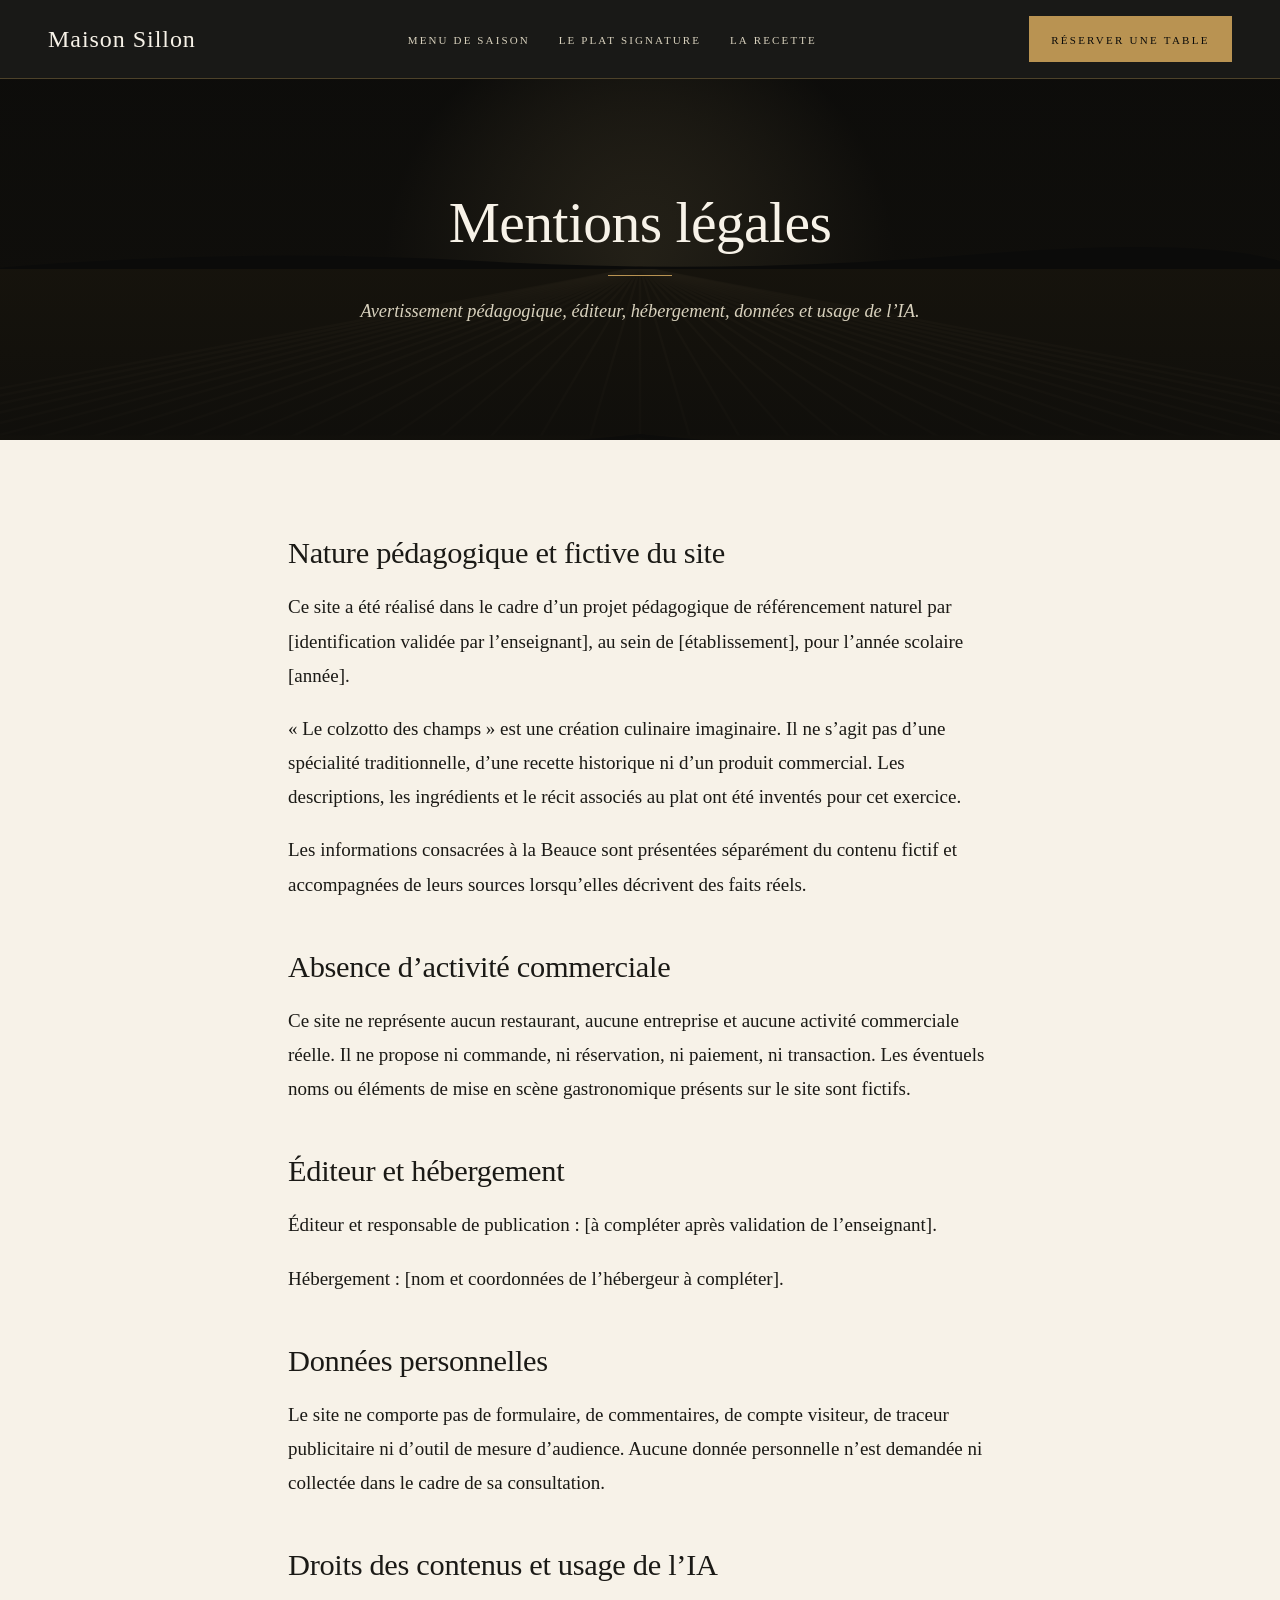
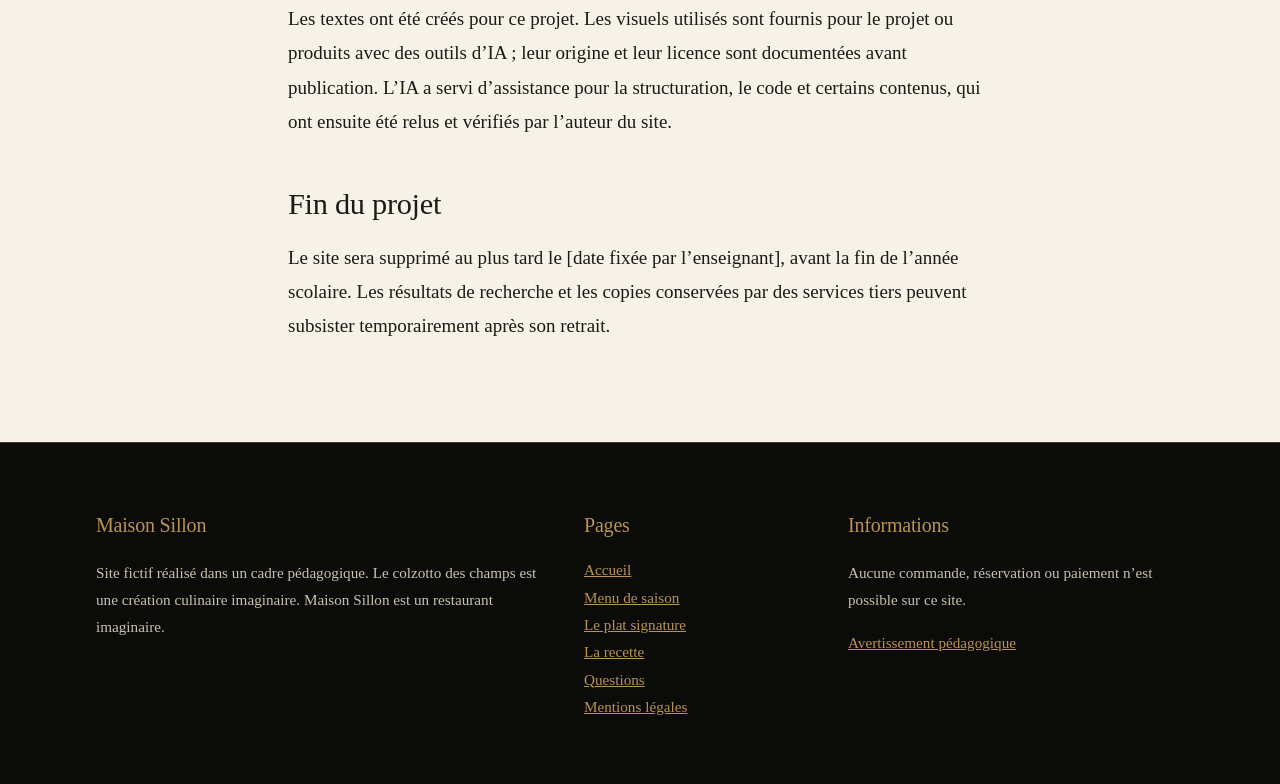
<file: mentions-legales.html>
<!doctype html>
<html lang="fr">
<head>
<meta charset="utf-8">
<meta name="viewport" content="width=device-width, initial-scale=1">
<title>Mentions légales et avertissement pédagogique</title>
<meta name="description" content="Mentions légales, nature pédagogique du site fictif Le colzotto des champs, usage de l’IA, droits des contenus et date de suppression.">
<link rel="canonical" href="https://colzotto.online/mentions-legales.html">
<link rel="icon" href="assiette.svg" type="image/svg+xml">
<link rel="stylesheet" href="style.css">
<script src="script.js" defer></script>
</head>
<body>
<div id="progress" aria-hidden="true"></div>
<header class="top"><a class="logo" href="index.html">Maison Sillon</a><a class="reserve" href="#reservation">Réserver une table</a><nav aria-label="Navigation principale"><a href="la-carte.html">Menu de saison</a><a href="le-plat.html">Le plat signature</a><a href="recette.html">La recette</a></nav></header>
<section class="banner"><div class="banner-in"><h1>Mentions légales</h1><span class="rule"></span><p class="lead">Avertissement pédagogique, éditeur, hébergement, données et usage de l’IA.</p></div></section>
<main class="narrow">


<h2>Nature pédagogique et fictive du site</h2>
<p>Ce site a été réalisé dans le cadre d’un projet pédagogique de référencement naturel par [identification validée par l’enseignant], au sein de [établissement], pour l’année scolaire [année].</p>
<p>« Le colzotto des champs » est une création culinaire imaginaire. Il ne s’agit pas d’une spécialité traditionnelle, d’une recette historique ni d’un produit commercial. Les descriptions, les ingrédients et le récit associés au plat ont été inventés pour cet exercice.</p>
<p>Les informations consacrées à la Beauce sont présentées séparément du contenu fictif et accompagnées de leurs sources lorsqu’elles décrivent des faits réels.</p>
<h2>Absence d’activité commerciale</h2>
<p>Ce site ne représente aucun restaurant, aucune entreprise et aucune activité commerciale réelle. Il ne propose ni commande, ni réservation, ni paiement, ni transaction. Les éventuels noms ou éléments de mise en scène gastronomique présents sur le site sont fictifs.</p>
<h2>Éditeur et hébergement</h2>
<p>Éditeur et responsable de publication : [à compléter après validation de l’enseignant].</p>
<p>Hébergement : [nom et coordonnées de l’hébergeur à compléter].</p>
<h2>Données personnelles</h2>
<p>Le site ne comporte pas de formulaire, de commentaires, de compte visiteur, de traceur publicitaire ni d’outil de mesure d’audience. Aucune donnée personnelle n’est demandée ni collectée dans le cadre de sa consultation.</p>
<h2>Droits des contenus et usage de l’IA</h2>
<p>Les textes ont été créés pour ce projet. Les visuels utilisés sont fournis pour le projet ou produits avec des outils d’IA ; leur origine et leur licence sont documentées avant publication. L’IA a servi d’assistance pour la structuration, le code et certains contenus, qui ont ensuite été relus et vérifiés par l’auteur du site.</p>
<h2>Fin du projet</h2>
<p>Le site sera supprimé au plus tard le [date fixée par l’enseignant], avant la fin de l’année scolaire. Les résultats de recherche et les copies conservées par des services tiers peuvent subsister temporairement après son retrait.</p>
</main>
<div id="reservation" class="modal" role="dialog" aria-modal="true" aria-labelledby="rt"><div class="modal-box"><h2 id="rt">Réservation fictive</h2><p>Maison Sillon est un restaurant imaginaire. Aucune table ne peut être réservée et aucune donnée n’est collectée sur ce site.</p><p>Ce bouton illustre seulement la mise en page d’un site de restaurant.</p><a class="btn" href="#fermer">Fermer</a></div></div>
<footer><div class="foot-grid"><div><p class="foot-title">Maison Sillon</p><p>Site fictif réalisé dans un cadre pédagogique. Le colzotto des champs est une création culinaire imaginaire. Maison Sillon est un restaurant imaginaire.</p></div><div><p class="foot-title">Pages</p><ul><li><a href="index.html">Accueil</a></li><li><a href="la-carte.html">Menu de saison</a></li><li><a href="le-plat.html">Le plat signature</a></li><li><a href="recette.html">La recette</a></li><li><a href="questions-frequentes.html">Questions</a></li><li><a href="mentions-legales.html">Mentions légales</a></li></ul></div><div><p class="foot-title">Informations</p><p>Aucune commande, réservation ou paiement n’est possible sur ce site.</p><p><a href="mentions-legales.html">Avertissement pédagogique</a></p></div></div></footer>
</body>
</html>
</file>
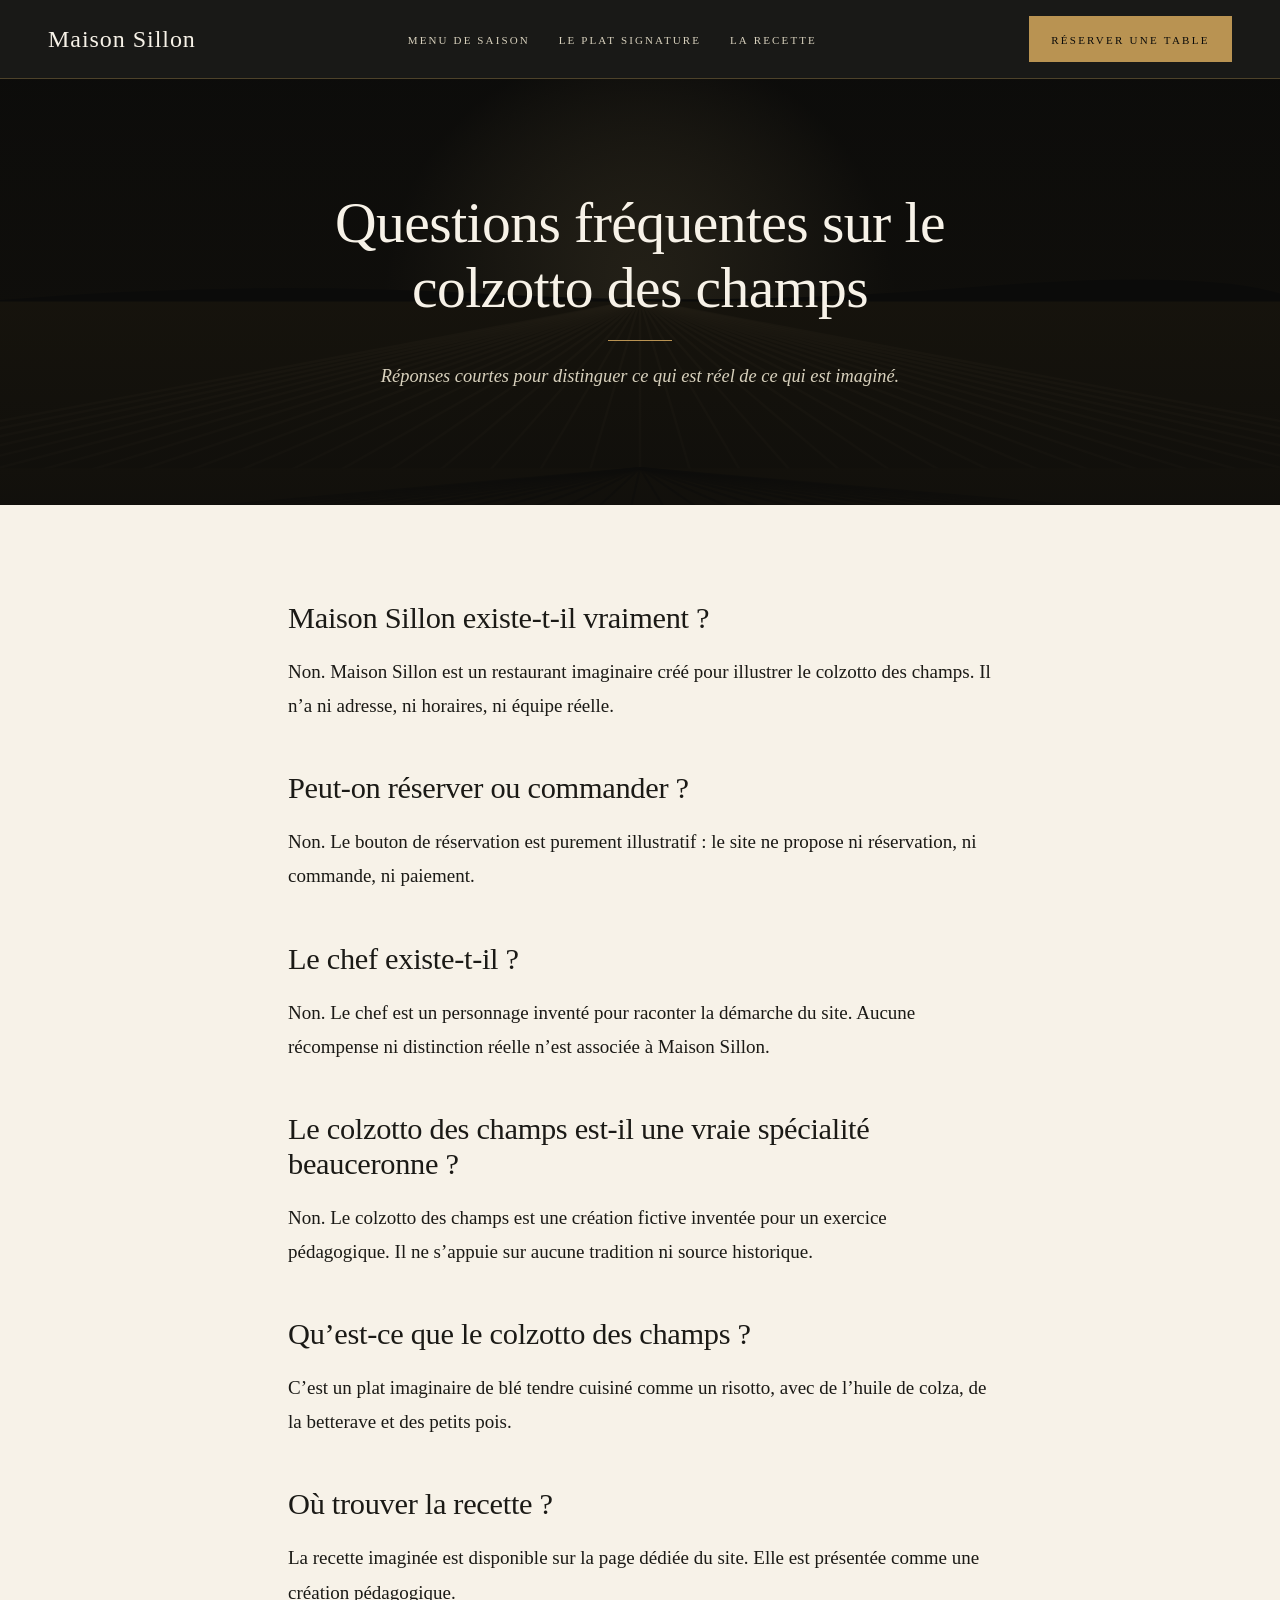
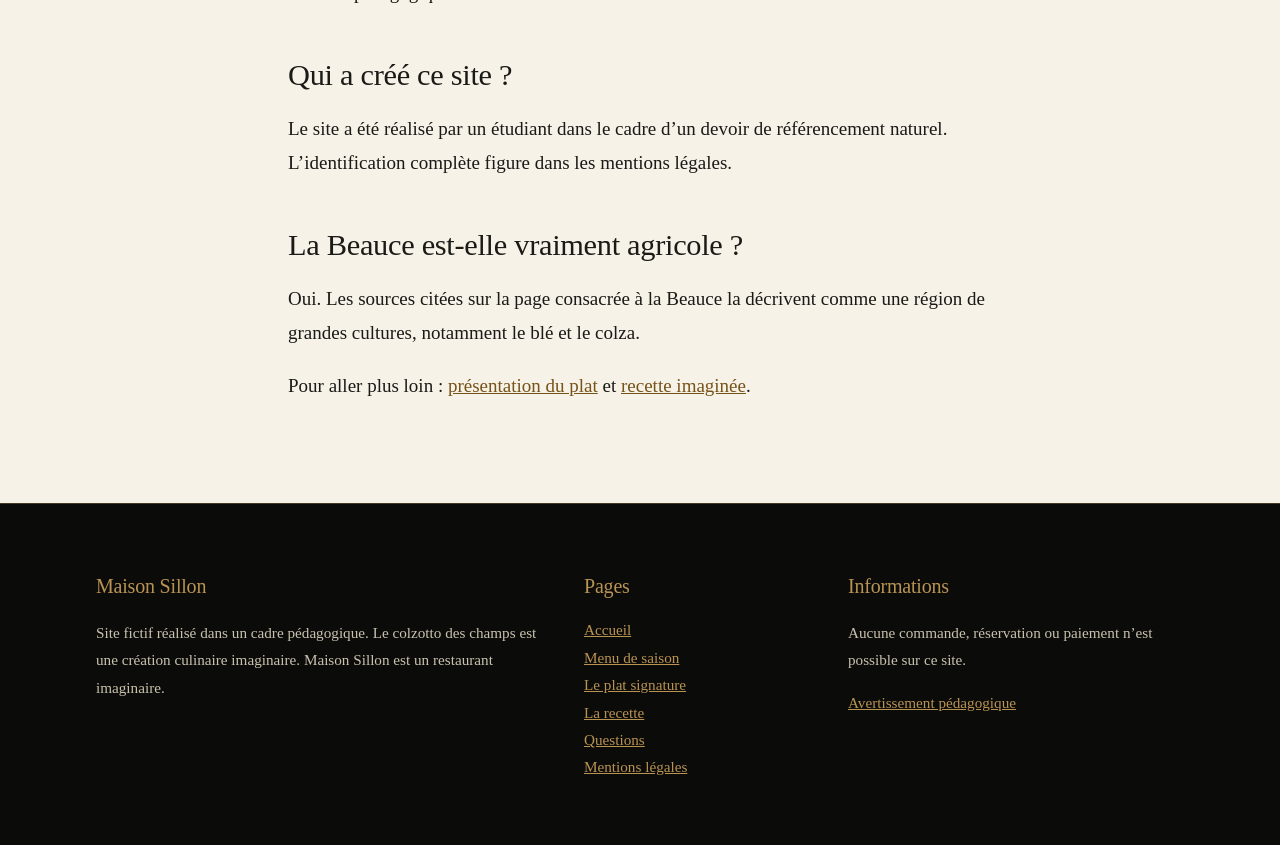
<file: questions-frequentes.html>
<!doctype html>
<html lang="fr">
<head>
<meta charset="utf-8">
<meta name="viewport" content="width=device-width, initial-scale=1">
<title>Questions sur le colzotto des champs : plat réel ou fictif ?</title>
<meta name="description" content="Réponses aux questions courantes sur le colzotto des champs : plat fictif, recette, auteur et lien avec la Beauce.">
<link rel="canonical" href="https://VOTRE-COMPTE.github.io/colzotto/questions-frequentes.html">
<link rel="icon" href="assiette.svg" type="image/svg+xml">
<link rel="stylesheet" href="style.css">
<script src="script.js" defer></script>
<script type="application/ld+json">{"@context": "https://schema.org", "@type": "FAQPage", "mainEntity": [{"@type": "Question", "name": "Maison Sillon existe-t-il vraiment ?", "acceptedAnswer": {"@type": "Answer", "text": "Non. Maison Sillon est un restaurant imaginaire créé pour illustrer le colzotto des champs. Il n’a ni adresse, ni horaires, ni équipe réelle."}}, {"@type": "Question", "name": "Peut-on réserver ou commander ?", "acceptedAnswer": {"@type": "Answer", "text": "Non. Le bouton de réservation est purement illustratif : le site ne propose ni réservation, ni commande, ni paiement."}}, {"@type": "Question", "name": "Le chef existe-t-il ?", "acceptedAnswer": {"@type": "Answer", "text": "Non. Le chef est un personnage inventé pour raconter la démarche du site. Aucune récompense ni distinction réelle n’est associée à Maison Sillon."}}, {"@type": "Question", "name": "Le colzotto des champs est-il une vraie spécialité beauceronne ?", "acceptedAnswer": {"@type": "Answer", "text": "Non. Le colzotto des champs est une création fictive inventée pour un exercice pédagogique. Il ne s’appuie sur aucune tradition ni source historique."}}, {"@type": "Question", "name": "Qu’est-ce que le colzotto des champs ?", "acceptedAnswer": {"@type": "Answer", "text": "C’est un plat imaginaire de blé tendre cuisiné comme un risotto, avec de l’huile de colza, de la betterave et des petits pois."}}, {"@type": "Question", "name": "Où trouver la recette ?", "acceptedAnswer": {"@type": "Answer", "text": "La recette imaginée est disponible sur la page dédiée du site. Elle est présentée comme une création pédagogique."}}, {"@type": "Question", "name": "Qui a créé ce site ?", "acceptedAnswer": {"@type": "Answer", "text": "Le site a été réalisé par un étudiant dans le cadre d’un devoir de référencement naturel. L’identification complète figure dans les mentions légales."}}, {"@type": "Question", "name": "La Beauce est-elle vraiment agricole ?", "acceptedAnswer": {"@type": "Answer", "text": "Oui. Les sources citées sur la page consacrée à la Beauce la décrivent comme une région de grandes cultures, notamment le blé et le colza."}}]}</script>
</head>
<body>
<div id="progress" aria-hidden="true"></div>
<header class="top"><a class="logo" href="index.html">Maison Sillon</a><a class="reserve" href="#reservation">Réserver une table</a><nav aria-label="Navigation principale"><a href="la-carte.html">Menu de saison</a><a href="le-plat.html">Le plat signature</a><a href="recette.html">La recette</a></nav></header>
<section class="banner"><div class="banner-in"><h1>Questions fréquentes sur le colzotto des champs</h1><span class="rule"></span><p class="lead">Réponses courtes pour distinguer ce qui est réel de ce qui est imaginé.</p></div></section>
<main class="narrow">


<h2>Maison Sillon existe-t-il vraiment ?</h2><p>Non. Maison Sillon est un restaurant imaginaire créé pour illustrer le colzotto des champs. Il n’a ni adresse, ni horaires, ni équipe réelle.</p><h2>Peut-on réserver ou commander ?</h2><p>Non. Le bouton de réservation est purement illustratif : le site ne propose ni réservation, ni commande, ni paiement.</p><h2>Le chef existe-t-il ?</h2><p>Non. Le chef est un personnage inventé pour raconter la démarche du site. Aucune récompense ni distinction réelle n’est associée à Maison Sillon.</p><h2>Le colzotto des champs est-il une vraie spécialité beauceronne ?</h2><p>Non. Le colzotto des champs est une création fictive inventée pour un exercice pédagogique. Il ne s’appuie sur aucune tradition ni source historique.</p><h2>Qu’est-ce que le colzotto des champs ?</h2><p>C’est un plat imaginaire de blé tendre cuisiné comme un risotto, avec de l’huile de colza, de la betterave et des petits pois.</p><h2>Où trouver la recette ?</h2><p>La recette imaginée est disponible sur la page dédiée du site. Elle est présentée comme une création pédagogique.</p><h2>Qui a créé ce site ?</h2><p>Le site a été réalisé par un étudiant dans le cadre d’un devoir de référencement naturel. L’identification complète figure dans les mentions légales.</p><h2>La Beauce est-elle vraiment agricole ?</h2><p>Oui. Les sources citées sur la page consacrée à la Beauce la décrivent comme une région de grandes cultures, notamment le blé et le colza.</p>
<p>Pour aller plus loin : <a href="le-plat.html">présentation du plat</a> et <a href="recette.html">recette imaginée</a>.</p>
</main>
<div id="reservation" class="modal" role="dialog" aria-modal="true" aria-labelledby="rt"><div class="modal-box"><h2 id="rt">Réservation fictive</h2><p>Maison Sillon est un restaurant imaginaire. Aucune table ne peut être réservée et aucune donnée n’est collectée sur ce site.</p><p>Ce bouton illustre seulement la mise en page d’un site de restaurant.</p><a class="btn" href="#fermer">Fermer</a></div></div>
<footer><div class="foot-grid"><div><p class="foot-title">Maison Sillon</p><p>Site fictif réalisé dans un cadre pédagogique. Le colzotto des champs est une création culinaire imaginaire. Maison Sillon est un restaurant imaginaire.</p></div><div><p class="foot-title">Pages</p><ul><li><a href="index.html">Accueil</a></li><li><a href="la-carte.html">Menu de saison</a></li><li><a href="le-plat.html">Le plat signature</a></li><li><a href="recette.html">La recette</a></li><li><a href="questions-frequentes.html">Questions</a></li><li><a href="mentions-legales.html">Mentions légales</a></li></ul></div><div><p class="foot-title">Informations</p><p>Aucune commande, réservation ou paiement n’est possible sur ce site.</p><p><a href="mentions-legales.html">Avertissement pédagogique</a></p></div></div></footer>
</body>
</html>
</file>
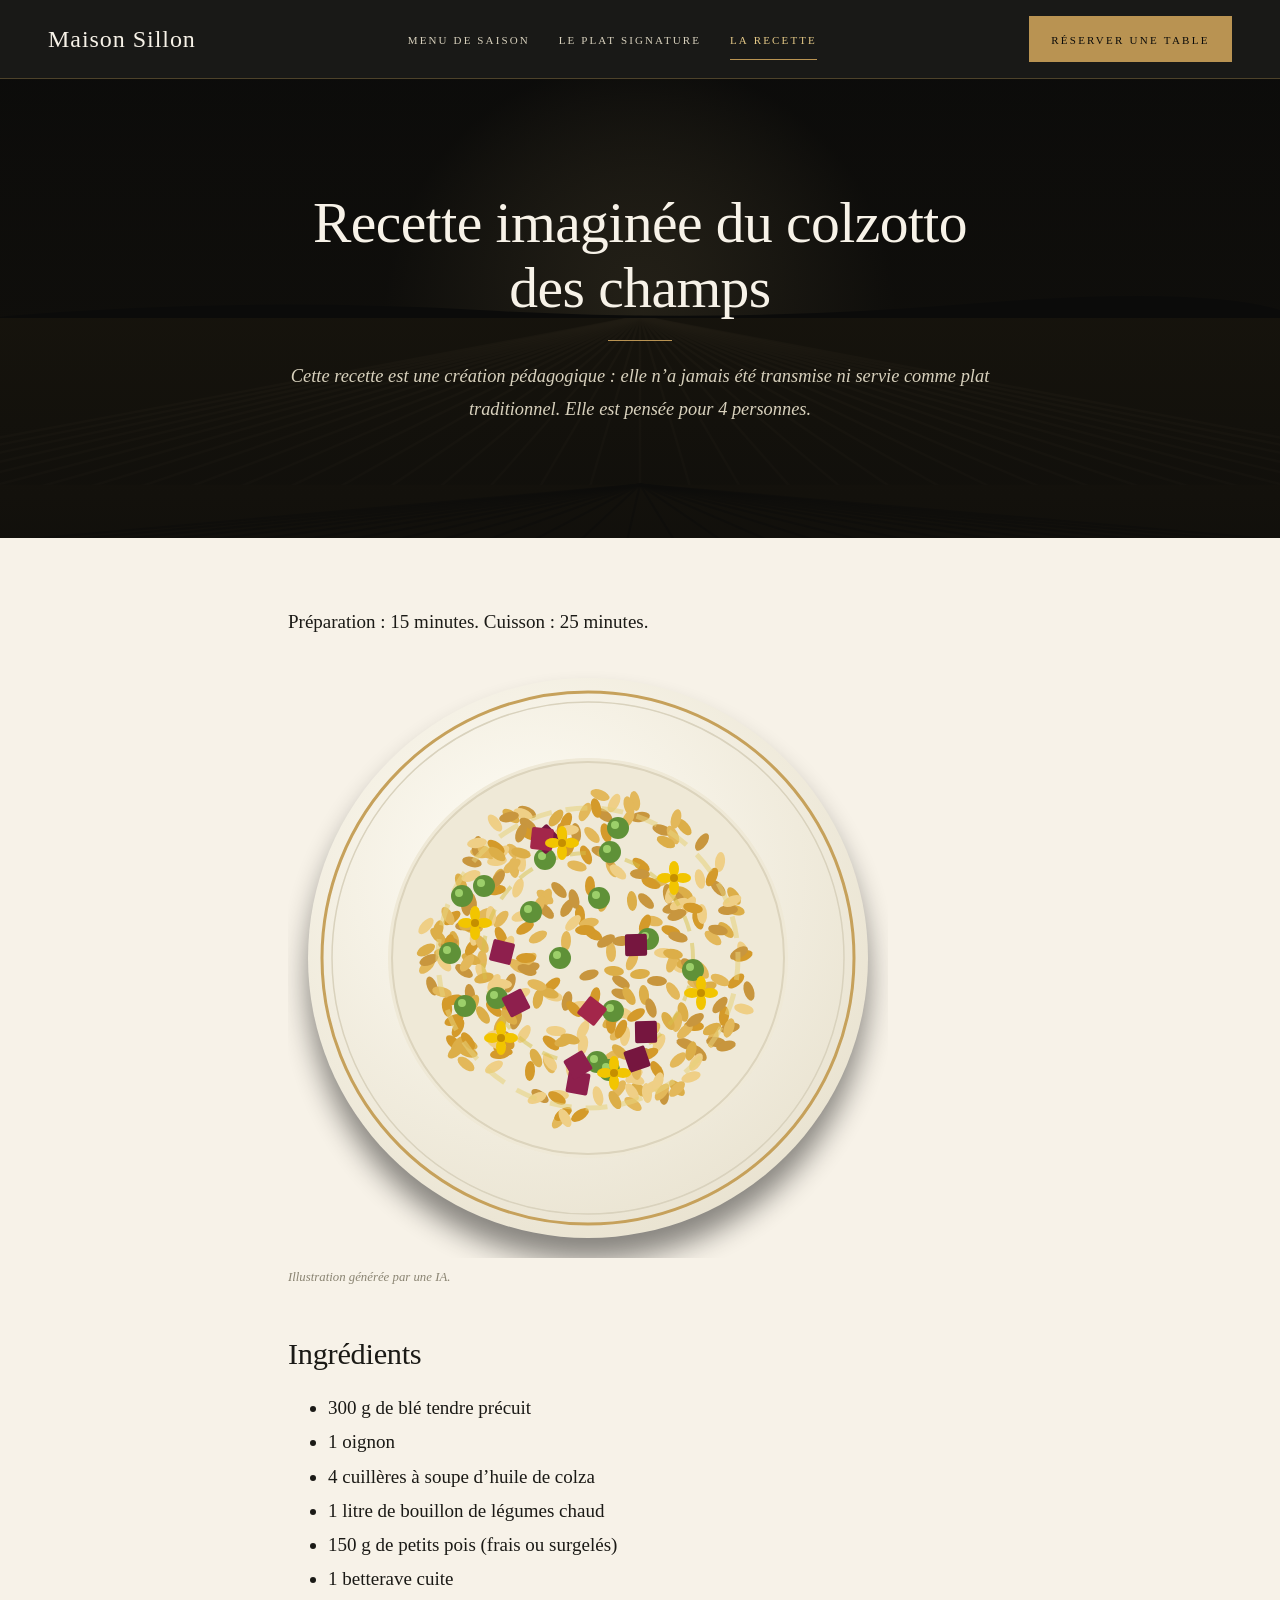
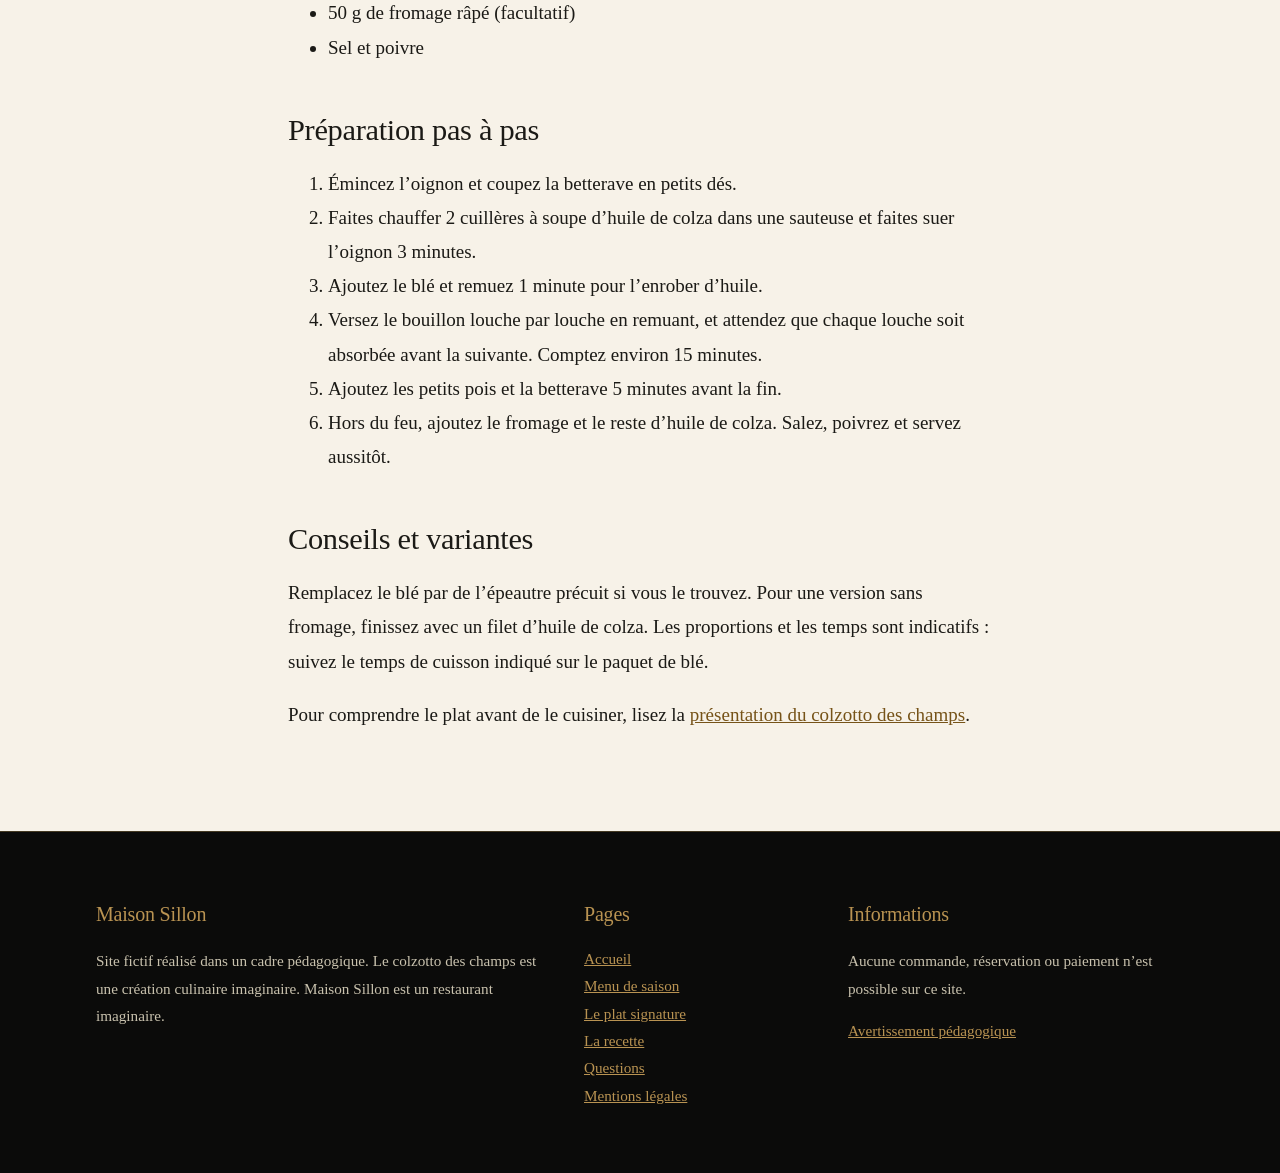
<file: recette.html>
<!doctype html>
<html lang="fr">
<head>
<meta charset="utf-8">
<meta name="viewport" content="width=device-width, initial-scale=1">
<title>Recette imaginée du colzotto des champs (4 personnes)</title>
<meta name="description" content="Ingrédients et étapes du colzotto des champs, un risotto de blé à l’huile de colza. Recette fictive créée comme exercice pédagogique.">
<link rel="canonical" href="https://VOTRE-COMPTE.github.io/colzotto/recette.html">
<link rel="icon" href="assiette.svg" type="image/svg+xml">
<link rel="stylesheet" href="style.css">
<script src="script.js" defer></script>
<script type="application/ld+json">{"@context": "https://schema.org", "@type": "Recipe", "name": "Colzotto des champs (recette fictive)", "description": "Recette imaginaire de risotto de blé à l’huile de colza, créée dans un cadre pédagogique.", "recipeYield": "4 personnes", "prepTime": "PT15M", "cookTime": "PT25M", "recipeCategory": "Plat principal", "recipeIngredient": ["300 g de blé tendre précuit", "1 oignon", "4 cuillères à soupe d’huile de colza", "1 litre de bouillon de légumes chaud", "150 g de petits pois (frais ou surgelés)", "1 betterave cuite", "50 g de fromage râpé (facultatif)", "Sel et poivre"], "recipeInstructions": [{"@type": "HowToStep", "text": "Émincez l’oignon et coupez la betterave en petits dés."}, {"@type": "HowToStep", "text": "Faites chauffer 2 cuillères à soupe d’huile de colza dans une sauteuse et faites suer l’oignon 3 minutes."}, {"@type": "HowToStep", "text": "Ajoutez le blé et remuez 1 minute pour l’enrober d’huile."}, {"@type": "HowToStep", "text": "Versez le bouillon louche par louche en remuant, et attendez que chaque louche soit absorbée avant la suivante. Comptez environ 15 minutes."}, {"@type": "HowToStep", "text": "Ajoutez les petits pois et la betterave 5 minutes avant la fin."}, {"@type": "HowToStep", "text": "Hors du feu, ajoutez le fromage et le reste d’huile de colza. Salez, poivrez et servez aussitôt."}]}</script>
</head>
<body>
<div id="progress" aria-hidden="true"></div>
<header class="top"><a class="logo" href="index.html">Maison Sillon</a><a class="reserve" href="#reservation">Réserver une table</a><nav aria-label="Navigation principale"><a href="la-carte.html">Menu de saison</a><a href="le-plat.html">Le plat signature</a><a href="recette.html" aria-current="page">La recette</a></nav></header>
<section class="banner"><div class="banner-in"><h1>Recette imaginée du colzotto des champs</h1><span class="rule"></span><p class="lead">Cette recette est une création pédagogique : elle n’a jamais été transmise ni servie comme plat traditionnel. Elle est pensée pour 4 personnes.</p></div></section>
<main class="narrow">


<p>Préparation : 15 minutes. Cuisson : 25 minutes.</p>
<figure class="reveal"><img src="assiette.svg" width="600" height="600" alt="Vue de dessus d’une assiette de colzotto : blé doré, petits pois, dés de betterave et fleurs de colza" loading="lazy"><figcaption>Illustration générée par une IA.</figcaption></figure>
<h2>Ingrédients</h2>
<ul><li>300 g de blé tendre précuit</li><li>1 oignon</li><li>4 cuillères à soupe d’huile de colza</li><li>1 litre de bouillon de légumes chaud</li><li>150 g de petits pois (frais ou surgelés)</li><li>1 betterave cuite</li><li>50 g de fromage râpé (facultatif)</li><li>Sel et poivre</li></ul>
<h2>Préparation pas à pas</h2>
<ol><li>Émincez l’oignon et coupez la betterave en petits dés.</li><li>Faites chauffer 2 cuillères à soupe d’huile de colza dans une sauteuse et faites suer l’oignon 3 minutes.</li><li>Ajoutez le blé et remuez 1 minute pour l’enrober d’huile.</li><li>Versez le bouillon louche par louche en remuant, et attendez que chaque louche soit absorbée avant la suivante. Comptez environ 15 minutes.</li><li>Ajoutez les petits pois et la betterave 5 minutes avant la fin.</li><li>Hors du feu, ajoutez le fromage et le reste d’huile de colza. Salez, poivrez et servez aussitôt.</li></ol>
<h2>Conseils et variantes</h2>
<p>Remplacez le blé par de l’épeautre précuit si vous le trouvez. Pour une version sans fromage, finissez avec un filet d’huile de colza. Les proportions et les temps sont indicatifs : suivez le temps de cuisson indiqué sur le paquet de blé.</p>
<p>Pour comprendre le plat avant de le cuisiner, lisez la <a href="le-plat.html">présentation du colzotto des champs</a>.</p>
</main>
<div id="reservation" class="modal" role="dialog" aria-modal="true" aria-labelledby="rt"><div class="modal-box"><h2 id="rt">Réservation fictive</h2><p>Maison Sillon est un restaurant imaginaire. Aucune table ne peut être réservée et aucune donnée n’est collectée sur ce site.</p><p>Ce bouton illustre seulement la mise en page d’un site de restaurant.</p><a class="btn" href="#fermer">Fermer</a></div></div>
<footer><div class="foot-grid"><div><p class="foot-title">Maison Sillon</p><p>Site fictif réalisé dans un cadre pédagogique. Le colzotto des champs est une création culinaire imaginaire. Maison Sillon est un restaurant imaginaire.</p></div><div><p class="foot-title">Pages</p><ul><li><a href="index.html">Accueil</a></li><li><a href="la-carte.html">Menu de saison</a></li><li><a href="le-plat.html">Le plat signature</a></li><li><a href="recette.html">La recette</a></li><li><a href="questions-frequentes.html">Questions</a></li><li><a href="mentions-legales.html">Mentions légales</a></li></ul></div><div><p class="foot-title">Informations</p><p>Aucune commande, réservation ou paiement n’est possible sur ce site.</p><p><a href="mentions-legales.html">Avertissement pédagogique</a></p></div></div></footer>
</body>
</html>
</file>
<file: style.css>
*{box-sizing:border-box}
:root{--noir:#0b0b0a;--noir2:#15140f;--ivoire:#f7f2e8;--ivoire2:#ebe4d1;--or:#b99352;--or-clair:#e5c987;--or-fonce:#765318;--encre:#1b1a16;--serif:"Bodoni 72","Didot","Iowan Old Style","Palatino Linotype",Palatino,"Book Antiqua",Georgia,serif}
html{scroll-behavior:smooth}
body{margin:0;font:19px/1.8 var(--serif);color:var(--encre);background:var(--ivoire)}
h1,h2,h3,.logo,.foot-title,.statement,.equation,.band-text{font-weight:400;letter-spacing:-.01em}
#progress{position:fixed;top:0;left:0;right:0;height:2px;background:var(--or);transform:scaleX(0);transform-origin:left;z-index:60}
.top{position:sticky;top:0;z-index:50;background:rgba(11,11,10,.94);backdrop-filter:blur(14px);border-bottom:1px solid rgba(198,161,91,.3);display:flex;flex-wrap:wrap;align-items:center;gap:.4rem 2rem;padding:1rem clamp(1rem,4vw,3rem)}
.logo{font-size:1.5rem;color:var(--ivoire);text-decoration:none;letter-spacing:.04em}
nav{display:flex;flex-wrap:wrap;gap:.2rem 1.8rem;margin:0 auto}
nav a{color:#d8d1bd;text-decoration:none;font-size:.95rem;font-variant-caps:all-small-caps;letter-spacing:.14em;padding:.4rem 0;border-bottom:1px solid transparent;transition:color .3s,border-color .3s}
nav a:hover,nav a[aria-current]{color:var(--or-clair);border-bottom-color:var(--or)}
.reserve{order:3;background:var(--or);color:var(--noir);text-decoration:none;padding:.55rem 1.4rem;font-variant-caps:all-small-caps;letter-spacing:.14em;font-size:1rem;transition:background .3s}
.reserve:hover{background:var(--or-clair)}
a{color:var(--or-fonce)}
.s-noir a:not(.btn),.banner a:not(.btn),footer a{color:var(--or)}
a:focus-visible{outline:2px solid var(--or);outline-offset:3px}
.rule{display:block;width:4rem;height:1px;background:var(--or);margin:1.2rem 0}
.center .rule,.banner:not(.hero) .rule{margin-left:auto;margin-right:auto}
.banner{background:linear-gradient(rgba(11,11,10,.82),rgba(11,11,10,.95)),url(hero-champs.svg) center/cover;color:var(--ivoire);padding:clamp(3.5rem,9vw,7rem) clamp(1rem,4vw,3rem);text-align:center}
.banner-in{max-width:46rem;margin:0 auto}
.banner h1{font-size:clamp(2rem,5vw,3.6rem);line-height:1.12;margin:0}
.banner .lead{font-size:1.15rem;color:#d8d1bd;margin:0;font-style:italic}
.banner.hero{min-height:min(48rem,calc(100vh - 4.5rem));text-align:left;padding-top:clamp(3rem,9vw,8rem);padding-bottom:clamp(3rem,9vw,8rem);background:linear-gradient(90deg,rgba(8,8,7,.96) 0%,rgba(8,8,7,.86) 37%,rgba(8,8,7,.16) 78%),url(hero-colzotto-v2.png) center/cover;color:var(--ivoire);overflow:hidden}
.hero-grid{max-width:76rem;margin:0 auto;display:grid;grid-template-columns:1.1fr .9fr;gap:2rem;align-items:center}
.hero .banner-in{margin:0;max-width:none}
.hero h1{font-size:clamp(2.4rem,5.8vw,4.8rem)}
.hero .rule{margin:1.6rem 0}
.hero-plate{min-height:14rem}
.actions{display:flex;flex-wrap:wrap;gap:1rem;margin:2.2rem 0 0}
.btn{display:inline-block;background:var(--or);color:var(--noir);padding:.8rem 2rem;text-decoration:none;font-variant-caps:all-small-caps;letter-spacing:.14em;font-size:1.05rem;border:1px solid var(--or);transition:background .3s,color .3s}
.btn:hover{background:var(--or-clair)}
.btn.ghost{background:transparent;color:var(--or-clair)}
.btn.ghost:hover{background:var(--or);color:var(--noir)}
.btn.dark{background:var(--noir);color:var(--ivoire);border-color:var(--noir)}
.btn.dark:hover{background:var(--or);color:var(--noir);border-color:var(--or)}
.credit{font-size:.78rem;color:#a89f88;margin:1.5rem 0 0;font-style:italic}
.eyebrow{margin:0 0 1rem;color:var(--or-clair);font-family:Arial,sans-serif;font-size:.72rem;font-weight:600;letter-spacing:.2em;text-transform:uppercase}
.story-credit{text-align:center;margin:0;padding-bottom:1.5rem}
.wrap{max-width:68rem;margin:0 auto;padding:clamp(4rem,9vw,8rem) clamp(1rem,4vw,3rem)}
.s-ivoire{background:var(--ivoire)}
.s-noir{background:var(--noir);color:var(--ivoire)}
.s-or{background:var(--or);color:var(--noir)}
.center{text-align:center}
.small{font-size:.85rem;font-style:italic;margin:.5rem 0 0}
h2{font-size:clamp(1.8rem,3.8vw,2.8rem);line-height:1.15;margin:0}
h3{font-size:1.45rem;margin:0 0 .4rem}
.intro{font-size:1.2rem;max-width:40rem;margin:0 auto}
.statement{font-size:clamp(1.7rem,4vw,3.1rem);line-height:1.3;margin:0;text-align:center;font-style:italic}
.ingredient-rail{display:flex;justify-content:space-between;gap:1rem;border-top:1px solid rgba(118,83,24,.35);margin-top:4rem;padding-top:1rem;overflow:hidden;color:var(--or-fonce);font-family:Arial,sans-serif;font-size:.72rem;font-weight:600;letter-spacing:.12em;text-transform:uppercase}.ingredient-rail span{white-space:nowrap;transition:transform .5s,color .5s}.ingredient-rail span:hover{color:var(--encre);transform:translateY(-3px)}
.split{display:grid;grid-template-columns:1fr 1fr;gap:clamp(2rem,6vw,5rem);align-items:center}
.signature-section{border-top:1px solid rgba(198,161,91,.25)}.signature-photo{overflow:hidden;box-shadow:0 2rem 5rem rgba(0,0,0,.35)}.signature-photo img{width:100%;aspect-ratio:4/3;object-fit:cover;transition:transform 1.2s ease}.signature-photo:hover img{transform:scale(1.035)}
figure{margin:0}
figure img{display:block;max-width:100%;height:auto}
figcaption{font-size:.8rem;color:#8a8472;margin-top:.5rem;font-style:italic}
.split figure img[data-par]{width:100%;transform:scale(1.1)}
.split figure:has(img[data-par]){overflow:hidden}
.trio{display:grid;grid-template-columns:repeat(3,1fr);gap:clamp(1.5rem,4vw,3rem);margin-top:2.5rem}
.trio>div{border-top:1px solid var(--or);padding-top:1.2rem}
.dishes-mini a{display:block;text-align:center;text-decoration:none;color:var(--encre);border:0;padding:0}
.dishes-mini img{width:100%;max-width:18rem;height:auto;margin:0 auto 1rem;display:block;transition:transform .6s}
.dishes-mini a:hover img{transform:scale(1.04)}
.dishes-mini p{margin:0;font-style:italic;color:var(--or-fonce)}
.note-menu{font-style:italic;margin-top:1.5rem}
.band-text{font-size:clamp(1.8rem,4vw,3rem);margin:0 0 1.5rem;font-style:italic}
.dish-grid{display:grid;grid-template-columns:1fr 1fr;gap:clamp(2rem,5vw,4rem);margin-top:2.5rem}
.dish{display:flex;flex-direction:column;gap:1.2rem;align-items:center;text-align:center}
.dish img{width:100%;max-width:19rem;height:auto}
.dish p{margin:0}
.tag{color:var(--or);font-style:italic;font-size:.95rem}
.dish.sig h3{color:var(--or-clair)}
.stage{position:sticky;top:7rem;align-self:start;height:min(70vh,34rem);aspect-ratio:4/5;margin:0 auto}
.stage img{position:absolute;inset:0;width:100%;height:100%;object-fit:contain;transition:opacity .8s,transform .8s}
.stage img:not(:first-child){opacity:0}
.story{display:grid;grid-template-columns:1fr 1fr;gap:clamp(2rem,6vw,5rem);padding-bottom:2rem}
.steps{position:relative;padding-left:2.2rem;border-left:1px solid rgba(198,161,91,.35)}
.step{position:relative;min-height:72vh;display:flex;flex-direction:column;justify-content:center}
.step::before{content:"";position:absolute;left:calc(-2.2rem - 6px);top:50%;width:11px;height:11px;border-radius:50%;background:var(--noir);border:1px solid var(--or);transition:background .5s,transform .5s}
.step h3{font-size:clamp(1.8rem,3.4vw,2.6rem);color:var(--or-clair)}
.step p{color:#d8d1bd;max-width:26rem}
.equation{font-size:clamp(1.8rem,5vw,3.6rem);color:var(--or-clair);margin:1.5rem 0;font-style:italic;line-height:1.2}
.s-noir .center>p:last-child{max-width:38rem;margin-left:auto;margin-right:auto;color:#d8d1bd}
main.narrow{max-width:46rem;margin:0 auto;padding:3rem 1rem 5rem}
main.narrow h2{font-size:1.9rem;margin-top:3rem;color:var(--encre)}
main.narrow h1{font-size:2rem}
.note{background:var(--ivoire2);border-left:3px solid var(--or);padding:.5rem 1.4rem 1rem;margin:1.8rem 0}
.note.real{border-left-color:#3c6a8a}
.modal{display:none;position:fixed;inset:0;z-index:100;background:rgba(11,11,10,.82);place-items:center;padding:1rem}
.modal:target{display:grid}
.modal-box{background:var(--ivoire);max-width:30rem;padding:2.5rem;border-top:3px solid var(--or);text-align:center}
.modal-box h2{margin-bottom:1rem}
footer{background:var(--noir);color:#c9c2ae;padding:4rem clamp(1rem,4vw,3rem);font-size:.95rem;border-top:1px solid rgba(198,161,91,.3)}
.foot-grid{max-width:68rem;margin:0 auto;display:grid;grid-template-columns:2fr 1fr 1.5fr;gap:2.5rem}
.foot-title{font-size:1.25rem;color:var(--or);margin:0 0 .8rem}
footer ul{list-style:none;padding:0;margin:0}
.js .reveal{opacity:0;transform:translateY(18px);transition:opacity 1s ease var(--d,0s),transform 1s ease var(--d,0s)}
.js .reveal.in{opacity:1;transform:none}
.js .w{opacity:.2;transition:opacity .5s}
.js .w.lit{opacity:1}
.js .stage img{opacity:0;transform:scale(.96)}
.js .stage img.on{opacity:1;transform:none}
.js .step{opacity:.3;transition:opacity .6s}
.js .step.on{opacity:1}
.js .step.on::before{background:var(--or);transform:scale(1.5)}
@keyframes rise{from{opacity:0;transform:translateY(20px)}to{opacity:1;transform:none}}
@keyframes fade{from{opacity:0}to{opacity:1}}
@media(prefers-reduced-motion:no-preference){.hero h1{animation:rise 1.2s both}.hero .lead{animation:rise 1.2s .2s both}.hero .actions{animation:rise 1.2s .4s both}.hero-plate{animation:fade 1.8s .1s both}}
@media(max-width:860px){.top{position:static}.logo{margin-right:auto}.reserve{order:2}nav{order:3;flex-basis:100%;flex-wrap:nowrap;overflow-x:auto;margin:0;gap:1.4rem;padding-bottom:.2rem}nav a{white-space:nowrap}.hero-grid,.split,.story,.foot-grid,.dish-grid,.trio{grid-template-columns:1fr}.hero-plate{display:none}.banner.hero{min-height:40rem;background:linear-gradient(90deg,rgba(8,8,7,.97),rgba(8,8,7,.68)),url(hero-colzotto-v2.png) 66% center/cover}.ingredient-rail{justify-content:flex-start;overflow:auto;padding-bottom:.5rem}.stage{position:sticky;top:0;height:38vh;z-index:5;background:var(--noir);width:100%;aspect-ratio:auto}.step{min-height:55vh}.steps{padding-left:1.4rem}.step::before{left:calc(-1.4rem - 6px)}.hero .banner-in{text-align:left}}
@media(max-width:500px){.logo{font-size:1.2rem}.reserve{padding:.45rem .8rem;font-size:.85rem;letter-spacing:.08em}.top{flex-wrap:wrap;gap:.4rem .8rem}}
</file>
